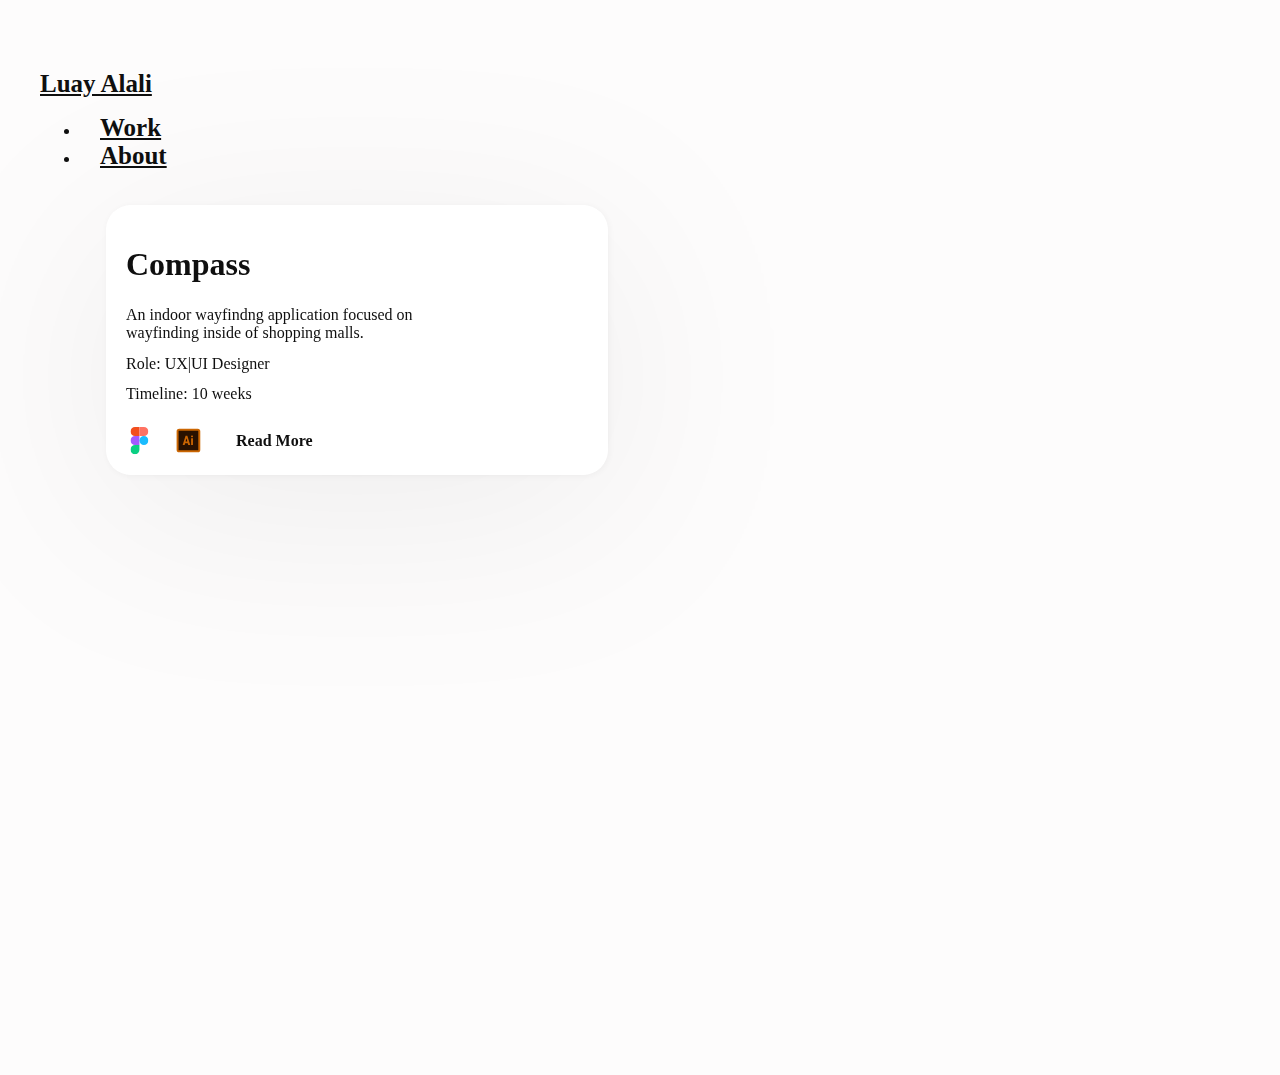
<file: work/index.html>
<!doctype html>
<html>
<head>
<meta charset="UTF-8">
<title>Work</title>
	
	<link href="https://cdn.jsdelivr.net/npm/bootstrap@5.0.0-beta3/dist/css/bootstrap.min.css" rel="stylesheet" integrity="sha384-eOJMYsd53ii+scO/bJGFsiCZc+5NDVN2yr8+0RDqr0Ql0h+rP48ckxlpbzKgwra6" crossorigin="anonymous">
	<link rel="stylesheet" href="work.css">
	<link rel="stylesheet" href="../hamburger.css">
</head>

<body class="wrapper">
	
	<!--	Navigation-->
	
	<nav class="navbar navbar-expand-sm sticky-top">
  <div class="container-fluid">
    <a class="navbar-brand" href="../index.html">Luay Alali</a>
    <!-- <button class="navbar-toggler" type="button" data-bs-toggle="collapse" data-bs-target="#navbarNav" aria-controls="navbarNav" aria-expanded="false" aria-label="Toggle navigation">
      <span class="navbar-toggler-icon" onclick="openNav(), toggleIcon()"></span>
    </button> -->
   

<!--
    <button class="hamburger mobile-nav" type="button"  onclick="openNav(), toggleIcon()">
      <span class="hamburger-box">
        <span class="hamburger-inner " >
      </span>
      </span>
    </button> 
-->
	  

      <ul class="navbar-nav">
        <li class="nav-item">
          <a class="nav-link" aria-current="page" href="#">Work</a>
        </li>
        <li class="nav-item">
          <a class="nav-link" href="#">About</a>
        </li>
     
      </ul>
    
  </div>
</nav>
	
	<div class="card-1">
	
		<div class="text-box">
			<h1 class="text-header">Compass</h1>
			<p class="summary-text">An indoor wayfindng application focused on wayfinding inside of shopping malls. </p>
			
				<div class="timeline-role">
				<span class="role">Role: UX|UI Designer</span>
					<span class="timeline">Timeline: 10 weeks</span>
				</div>
			
				<div class="logo-read">
					<div class="icons">
					<img class="figma" src="../compresspng/Figma.svg" alt="" class="icon-logo">
					<img class="adobe" src="../compresspng/Adobe Illustrator.svg" alt="" class="icon-logo">
						</div>
					<a class="read-more" href="../compass.html"><span>Read More</span></a>
				</div>
		</div>
	</div>
<!--	scripts-->
	<script src="https://cdn.jsdelivr.net/npm/bootstrap@5.0.0-beta3/dist/js/bootstrap.bundle.min.js" integrity="sha384-JEW9xMcG8R+pH31jmWH6WWP0WintQrMb4s7ZOdauHnUtxwoG2vI5DkLtS3qm9Ekf" crossorigin="anonymous"></script>
<script src="../app.js"></script>
	
	
</body>
</html>
</file>
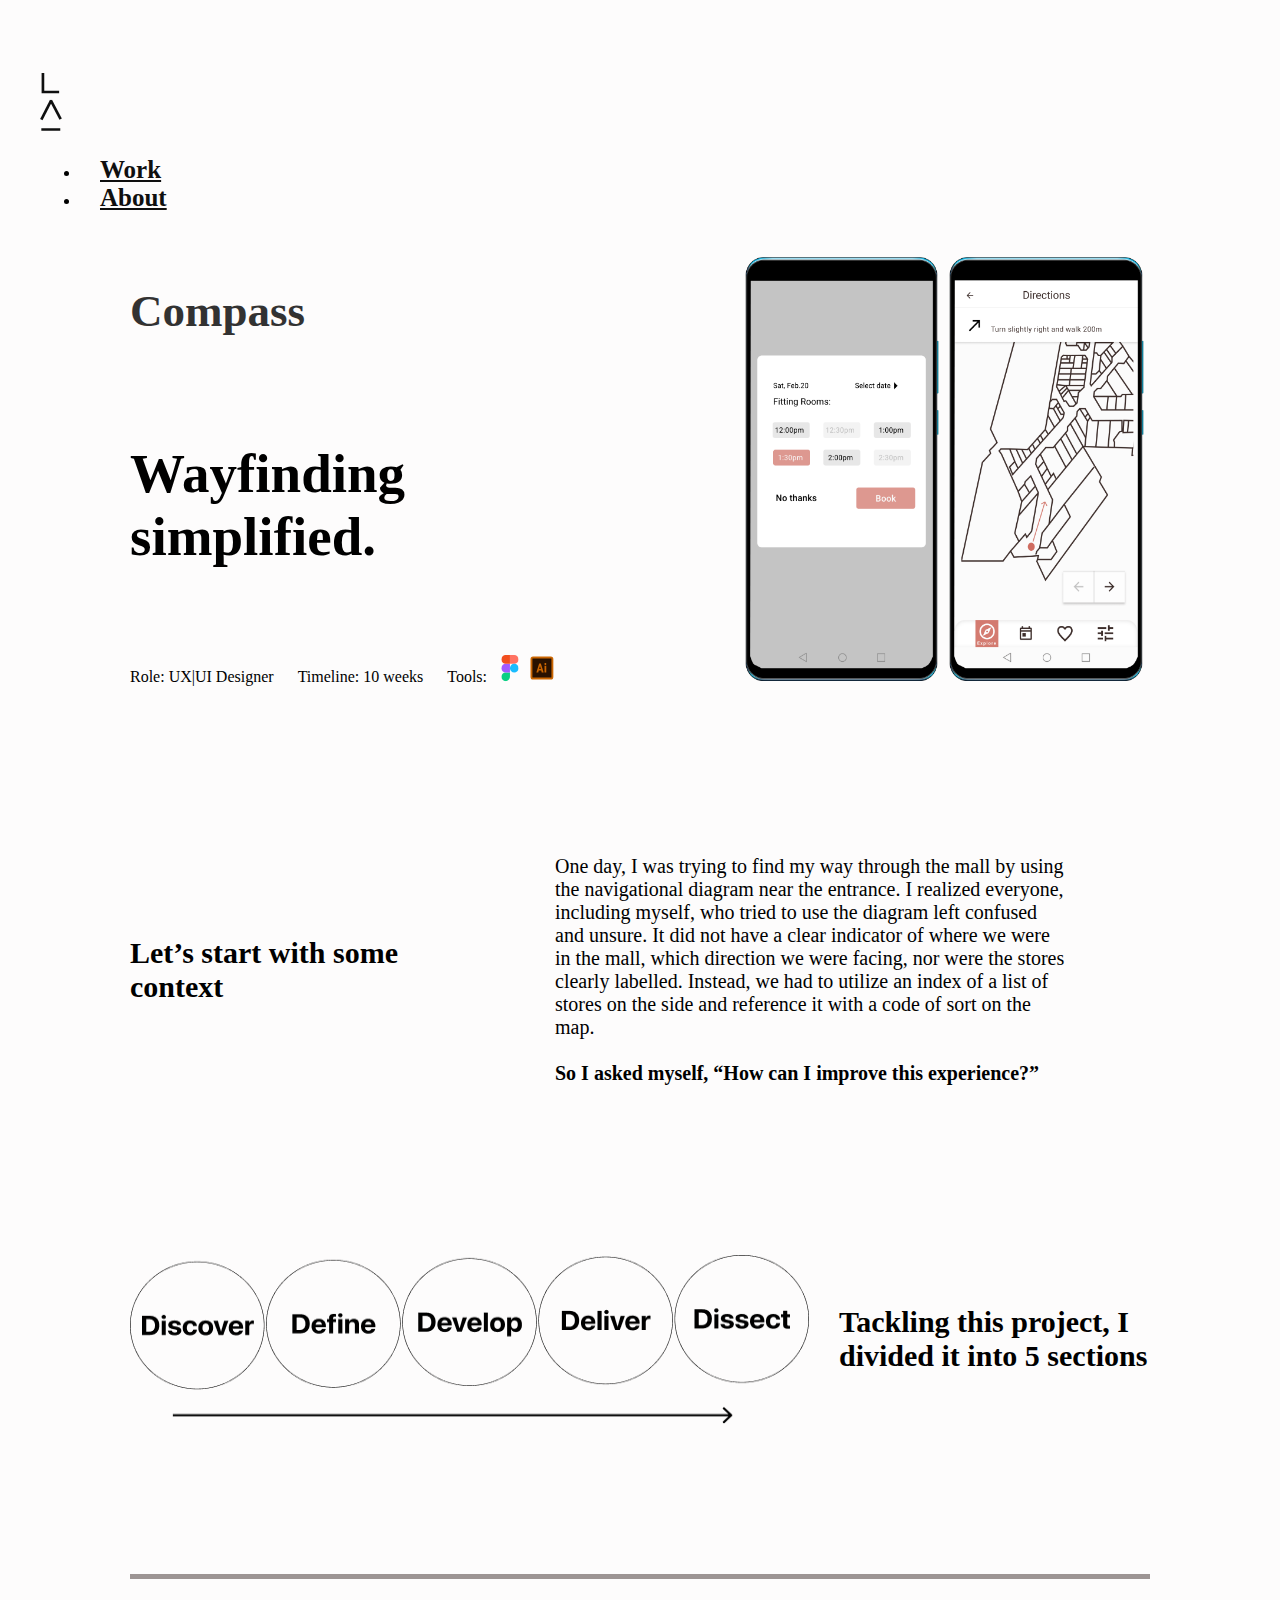
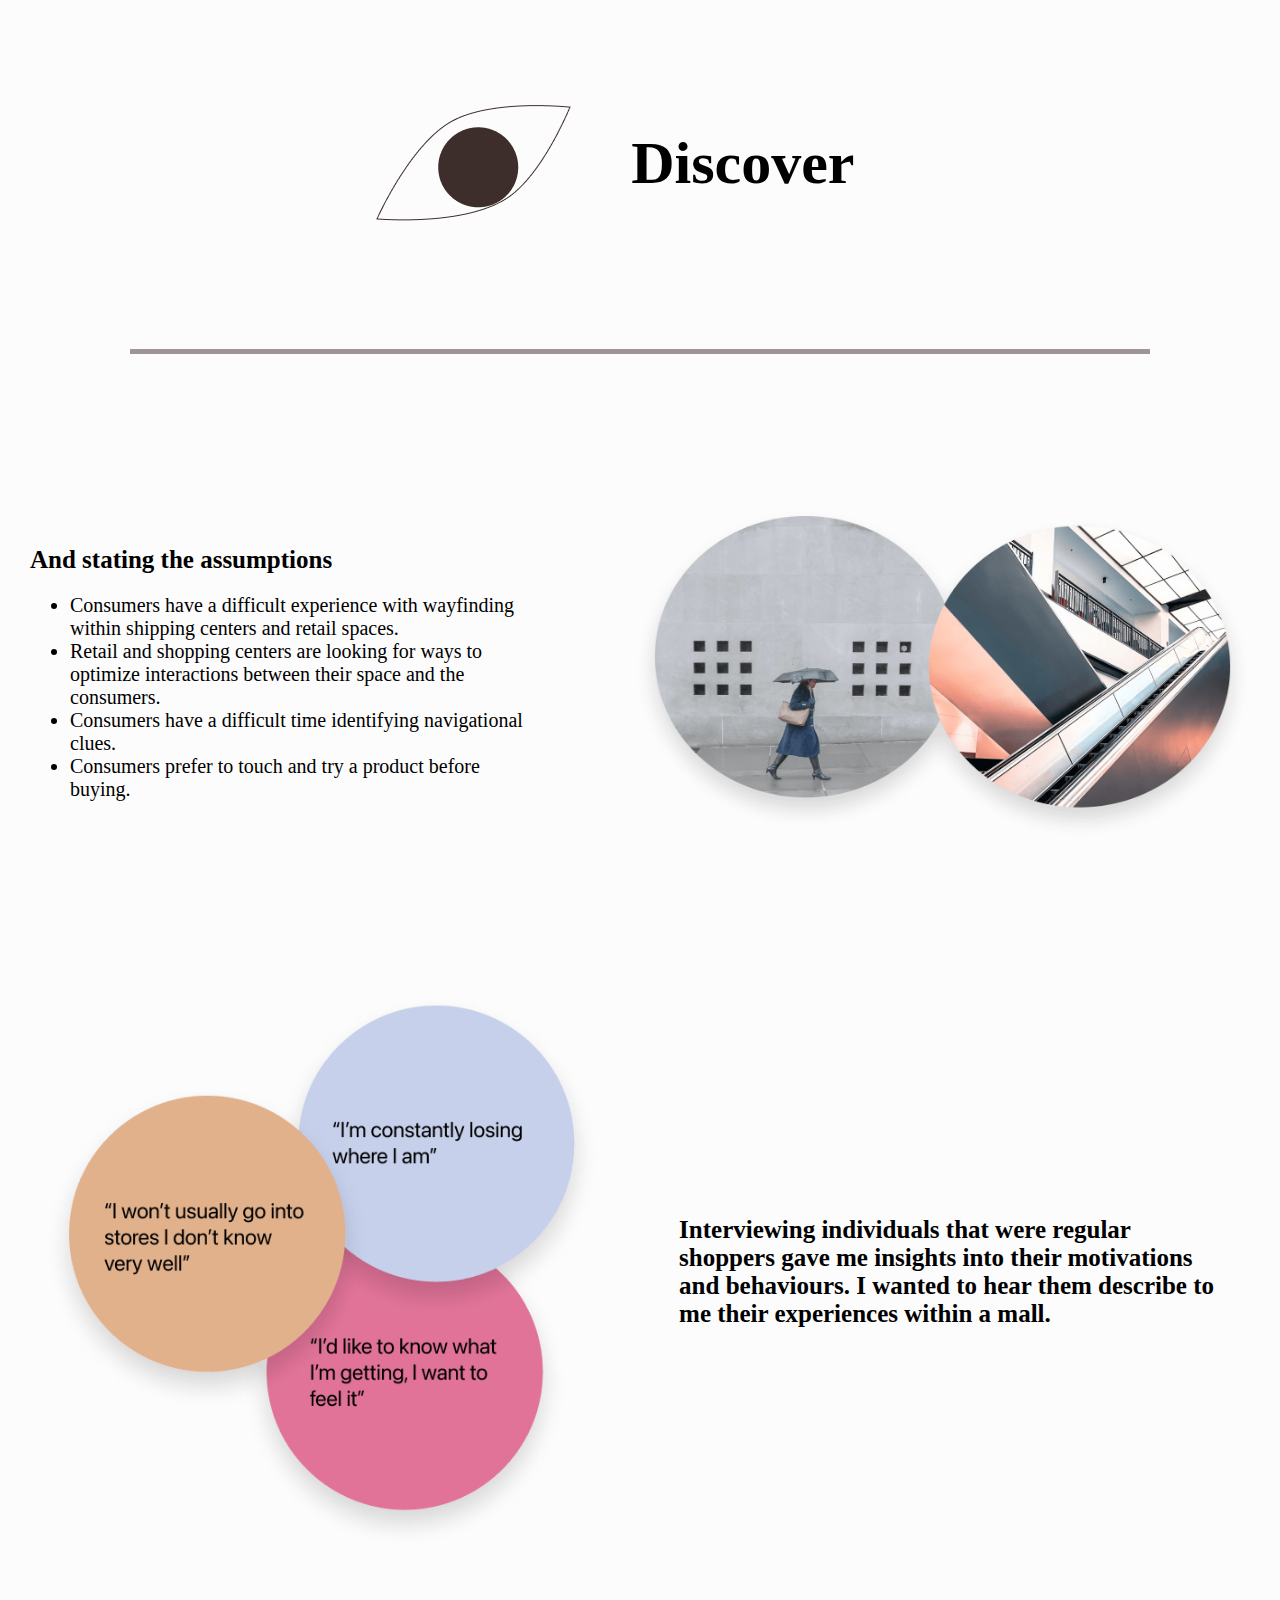
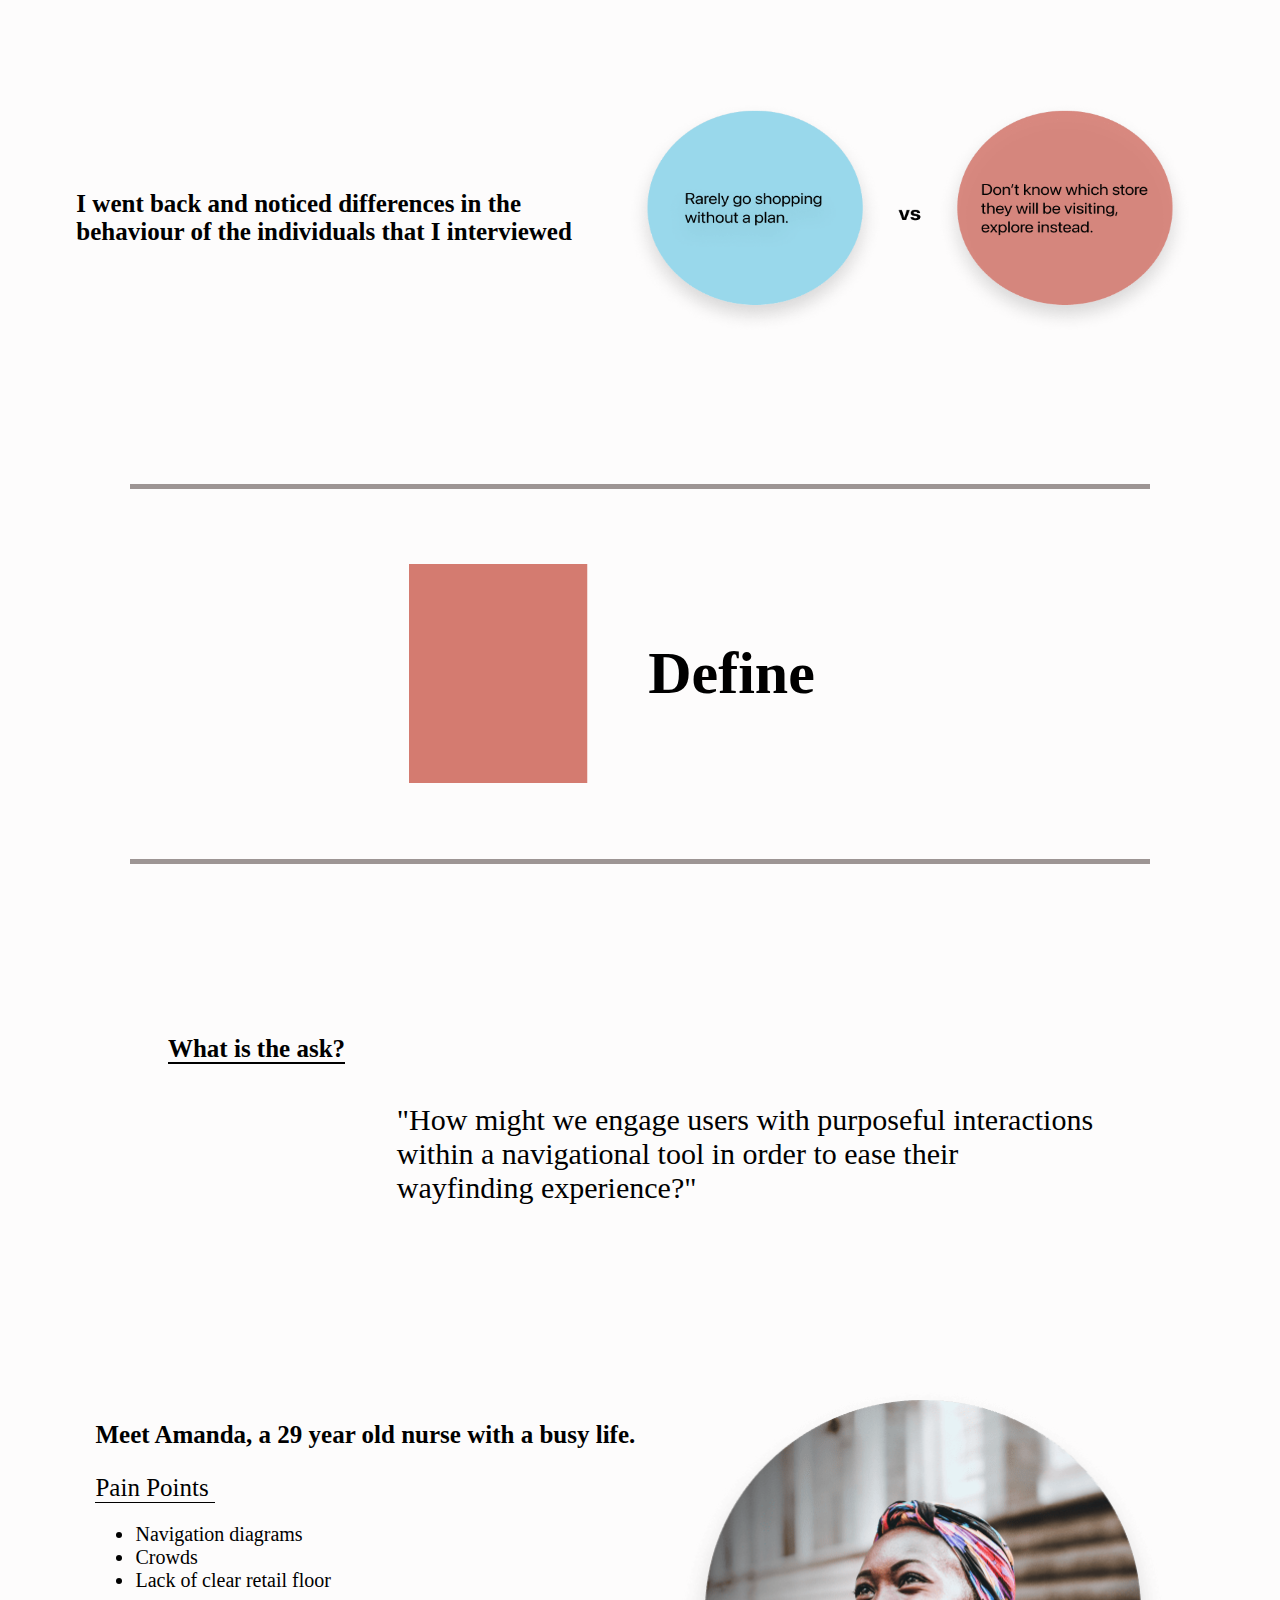
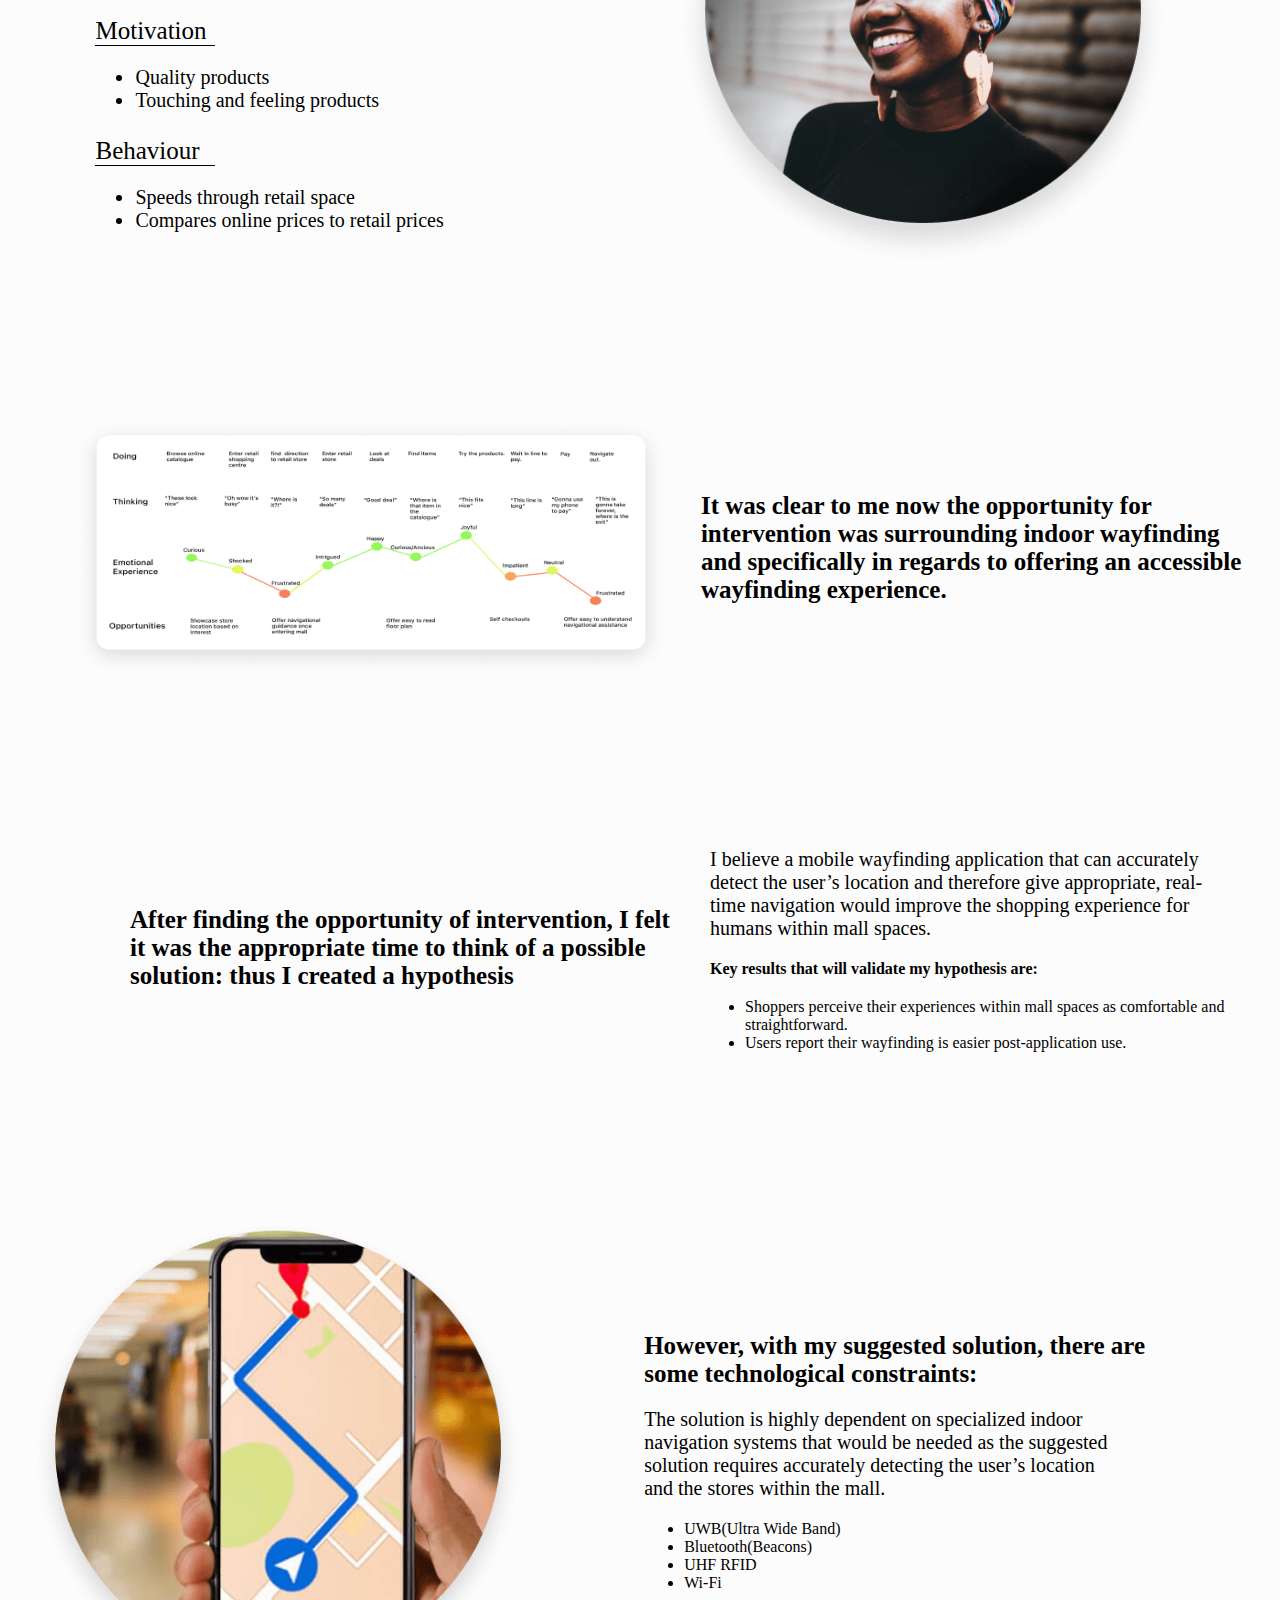
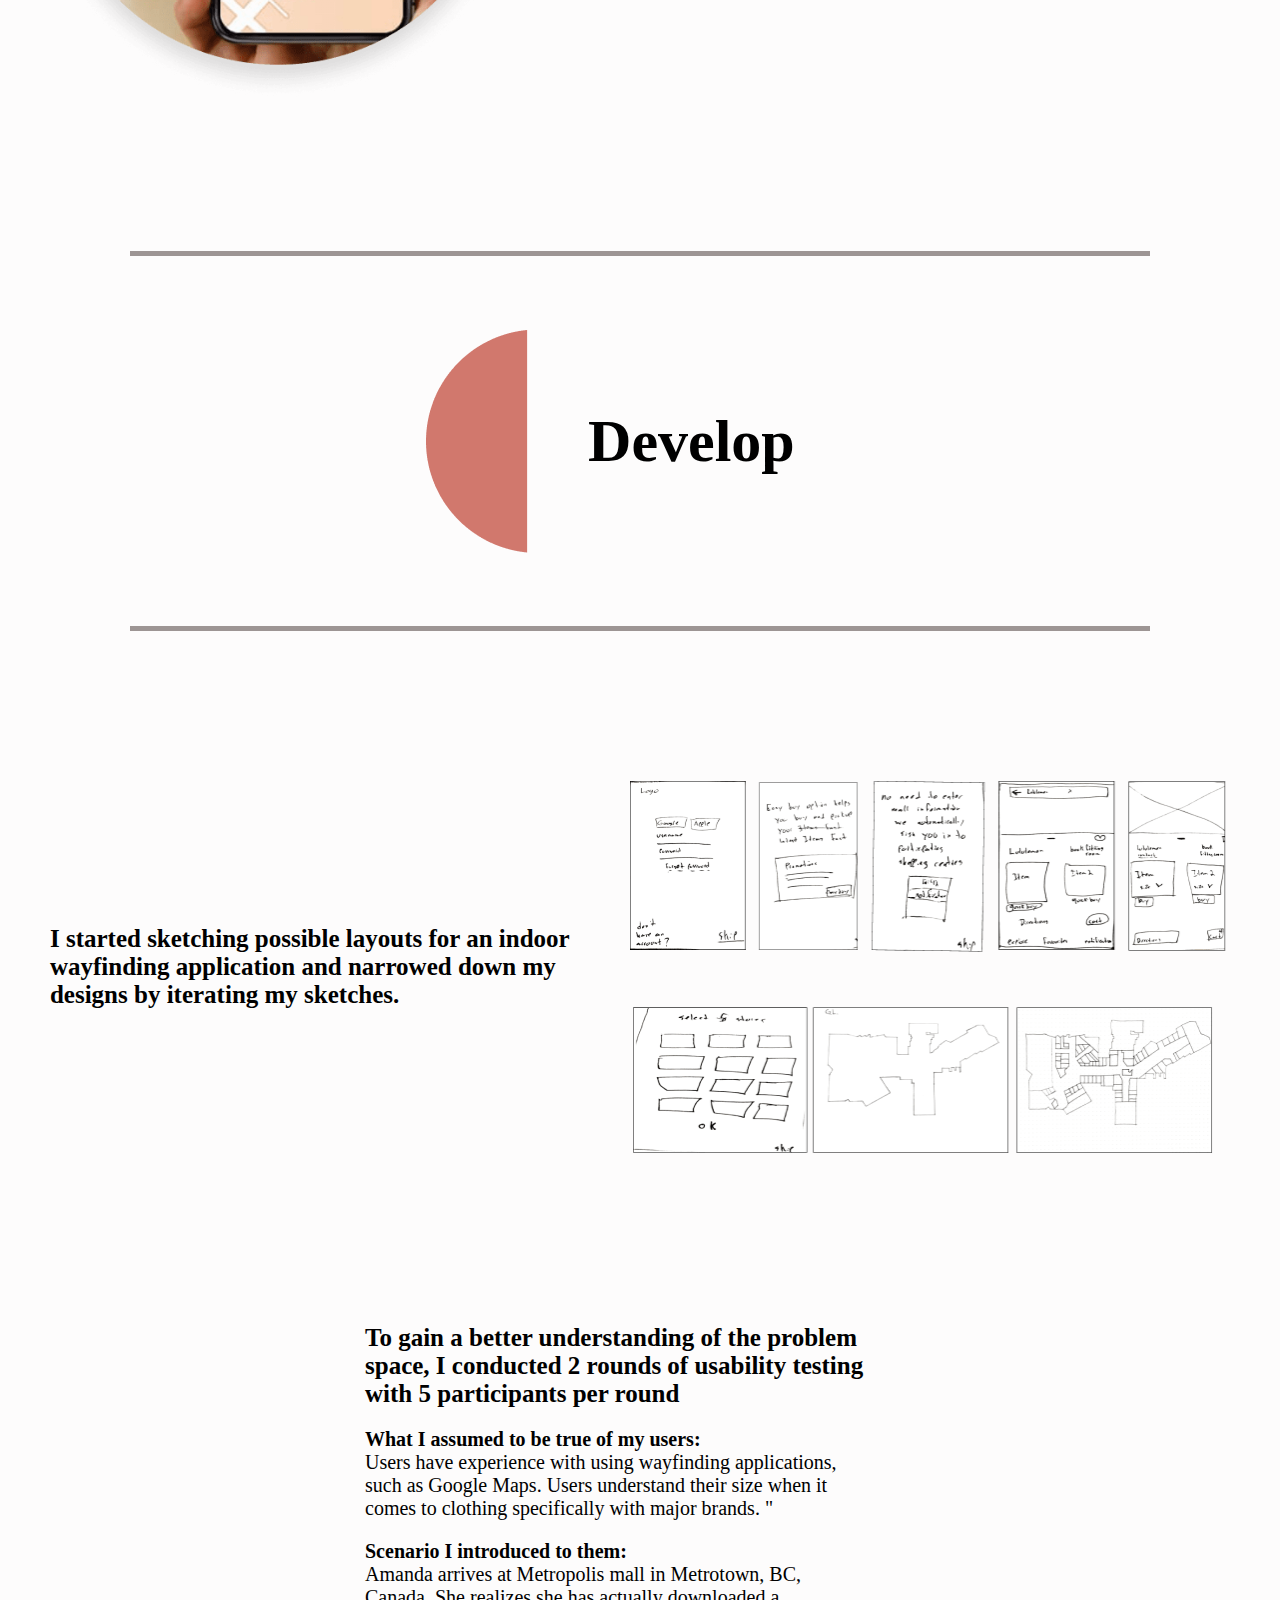
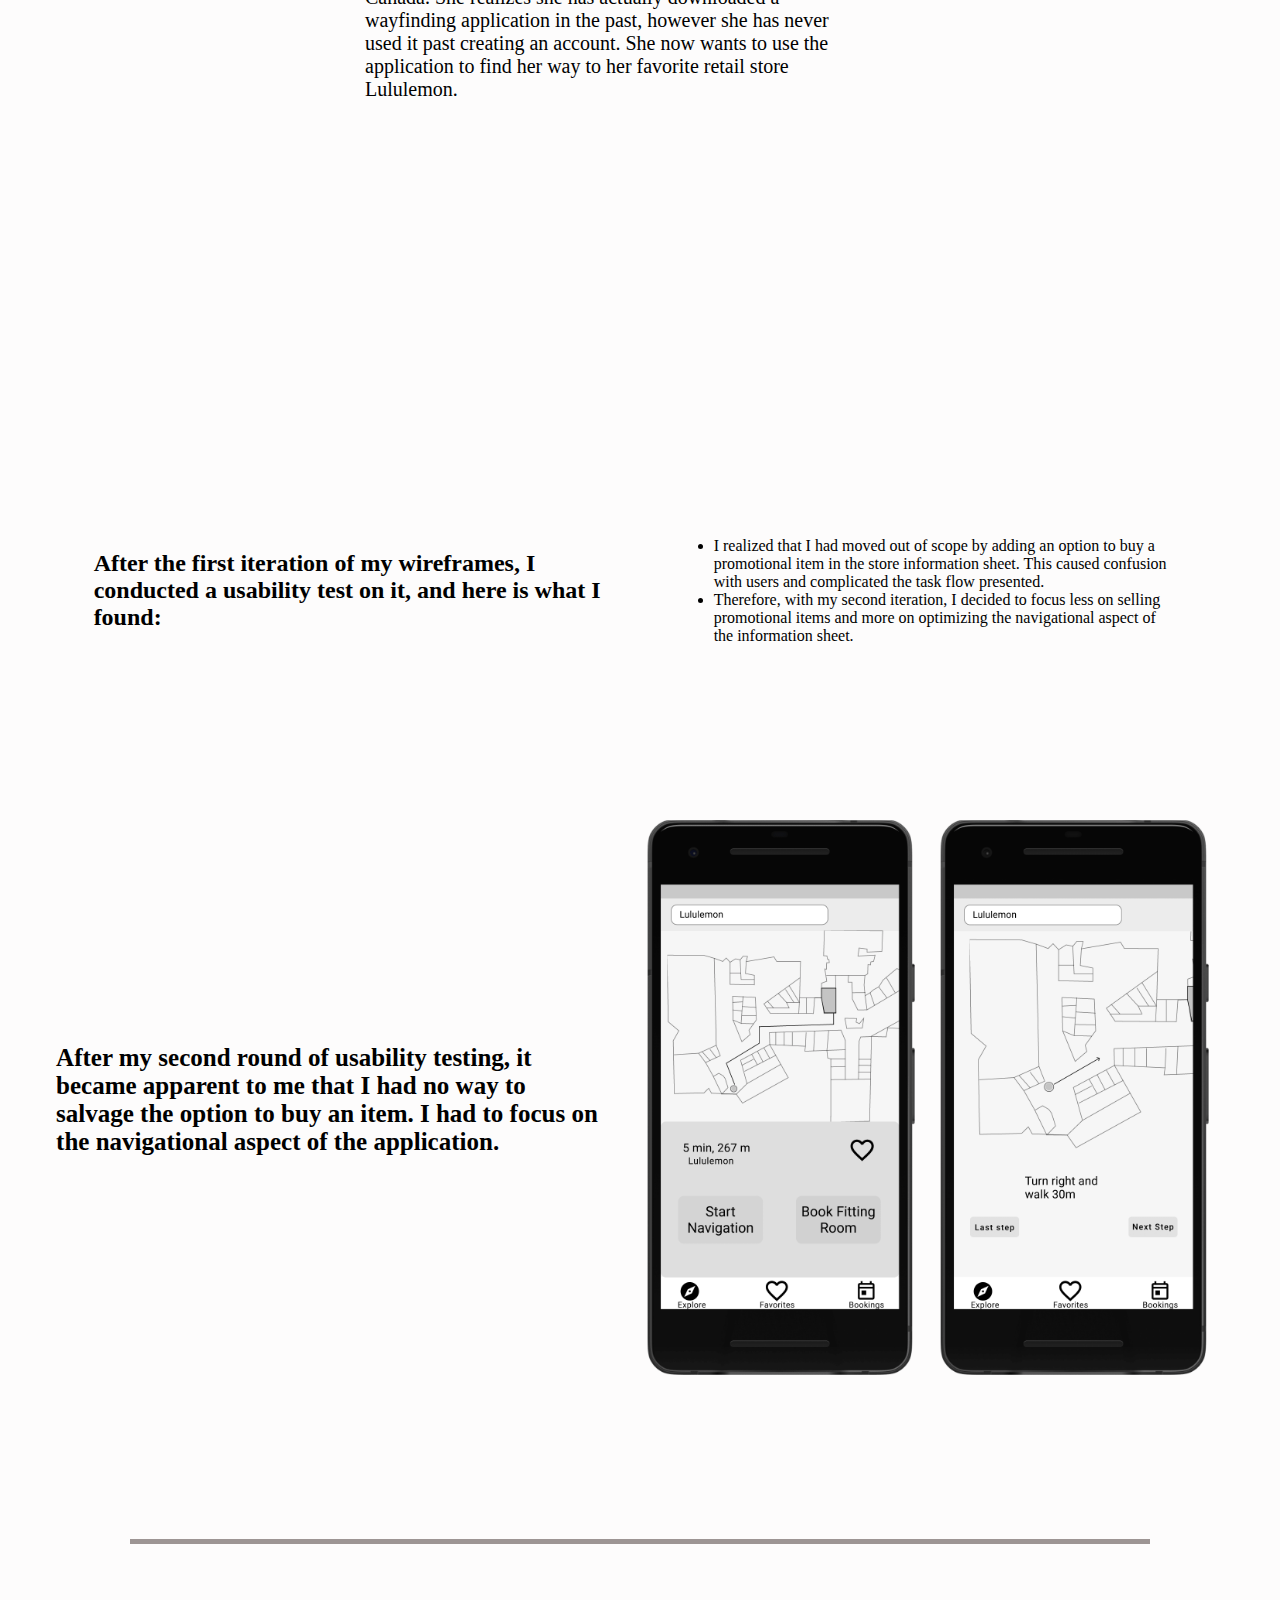
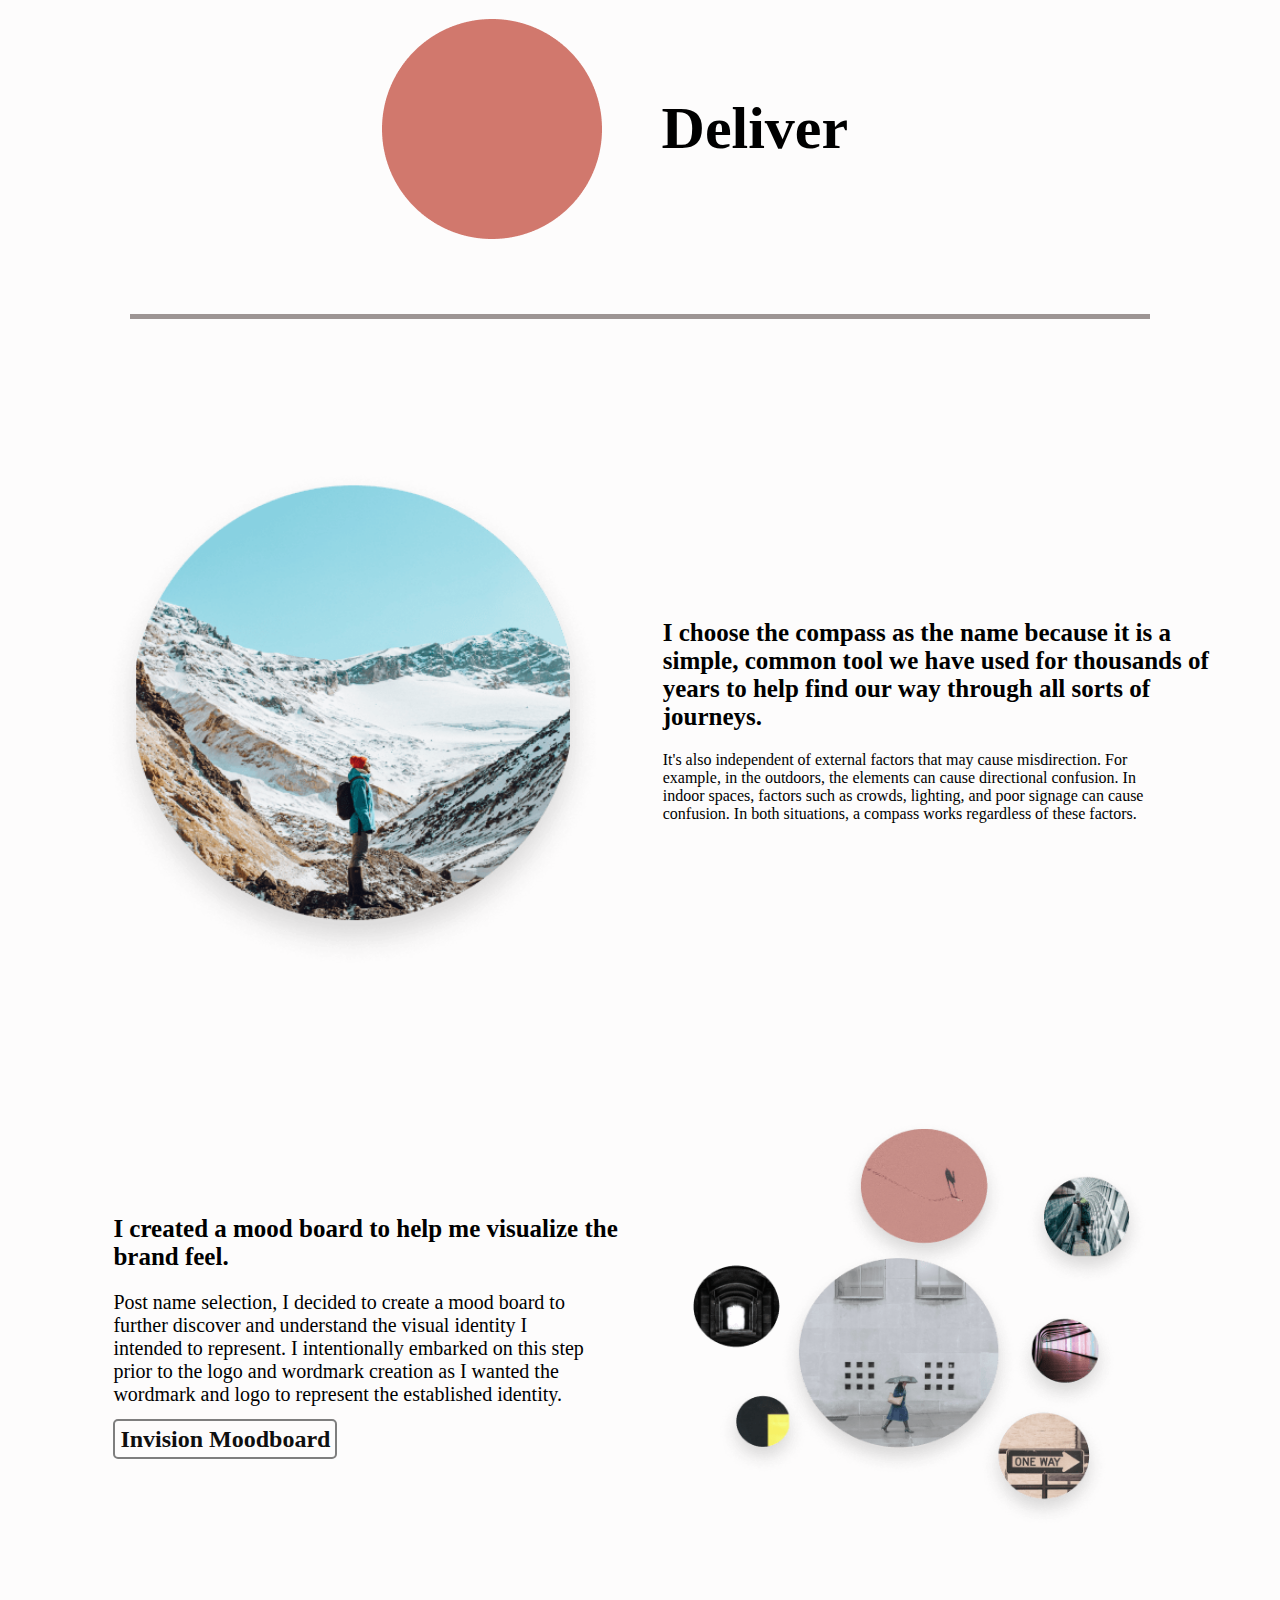
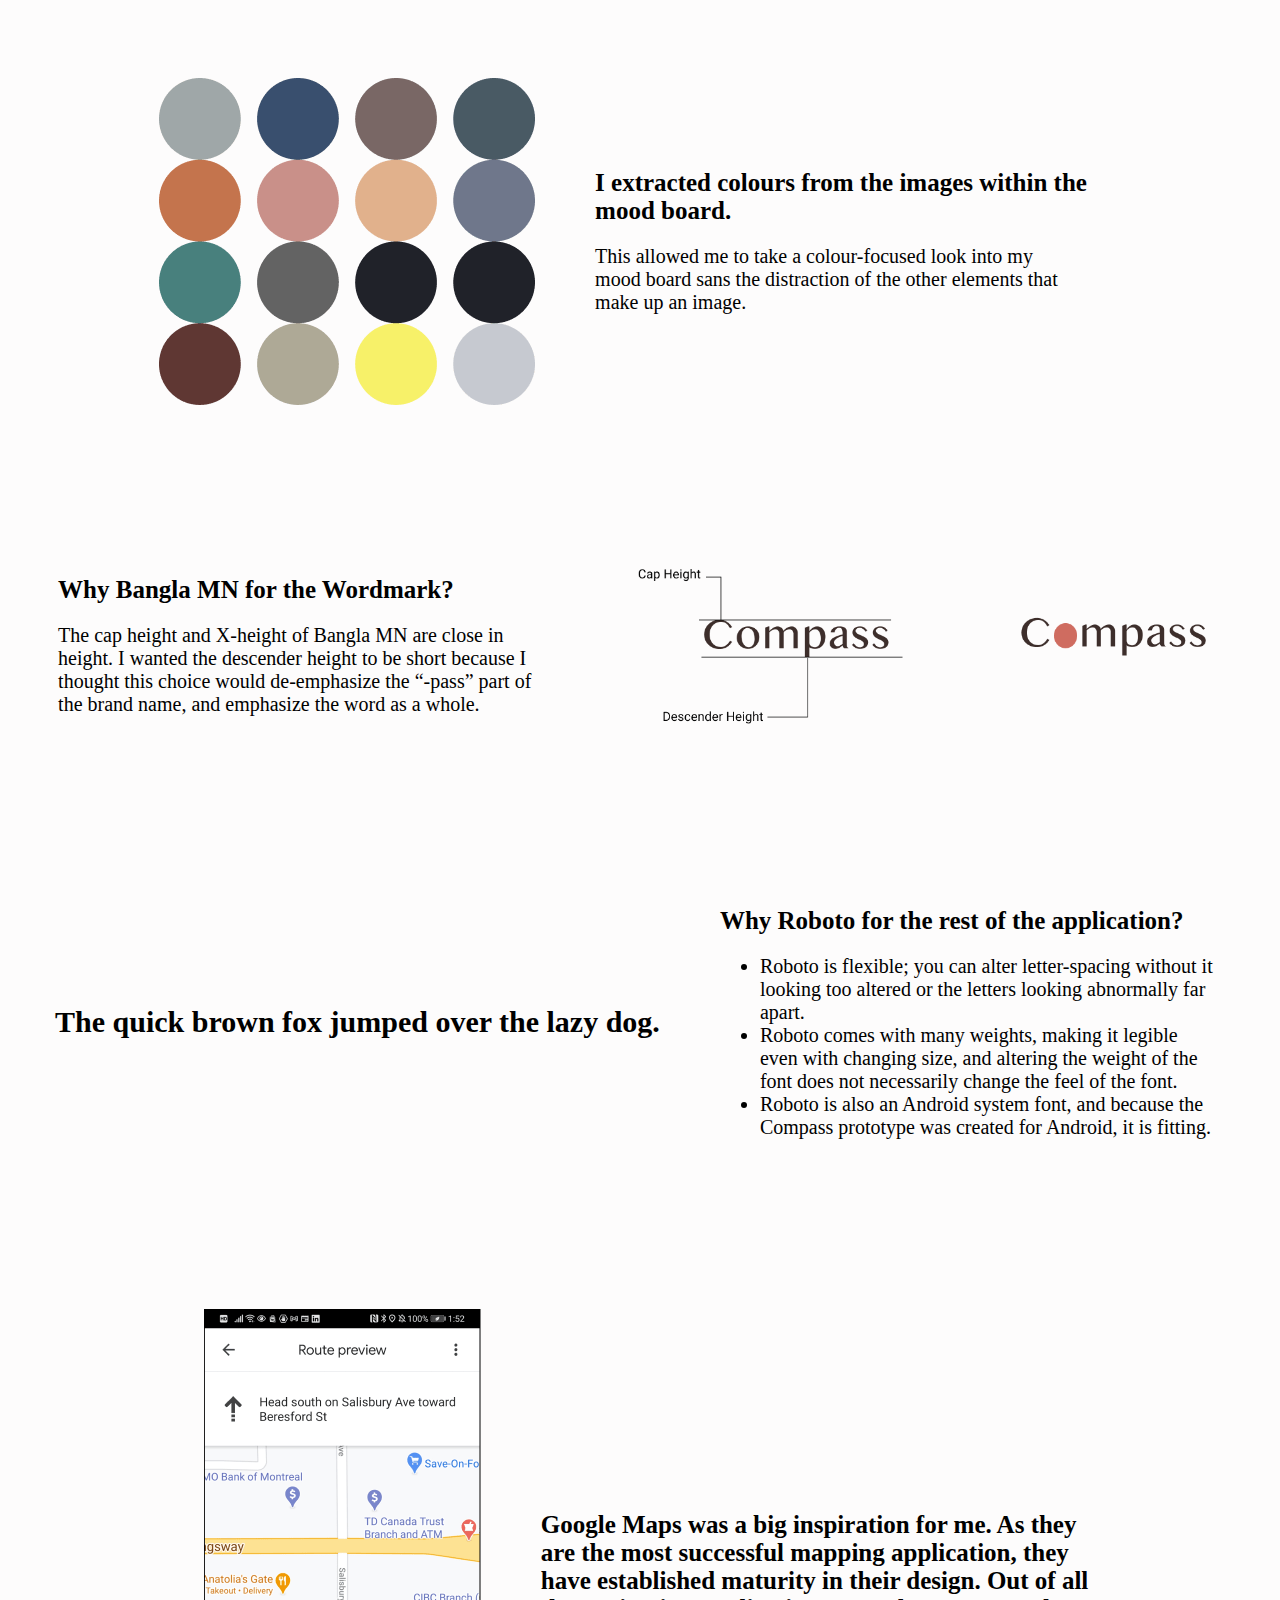
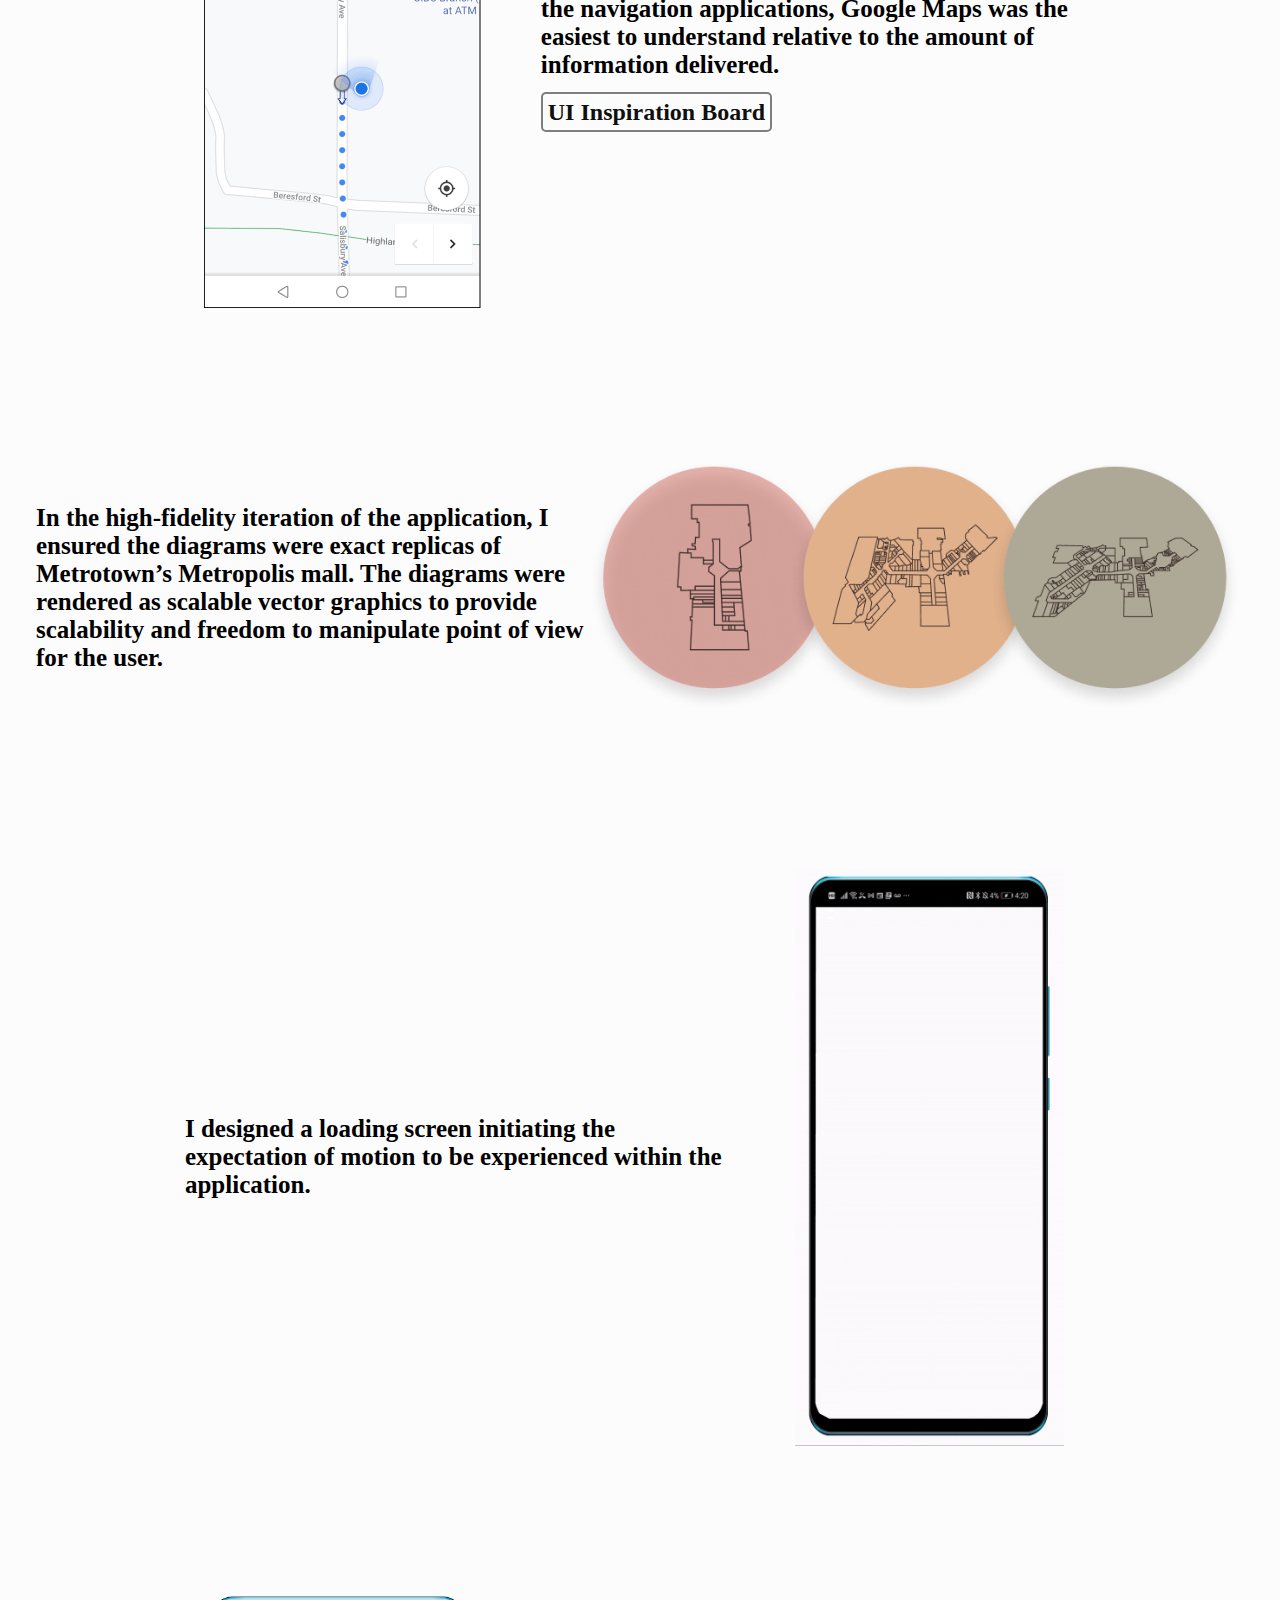
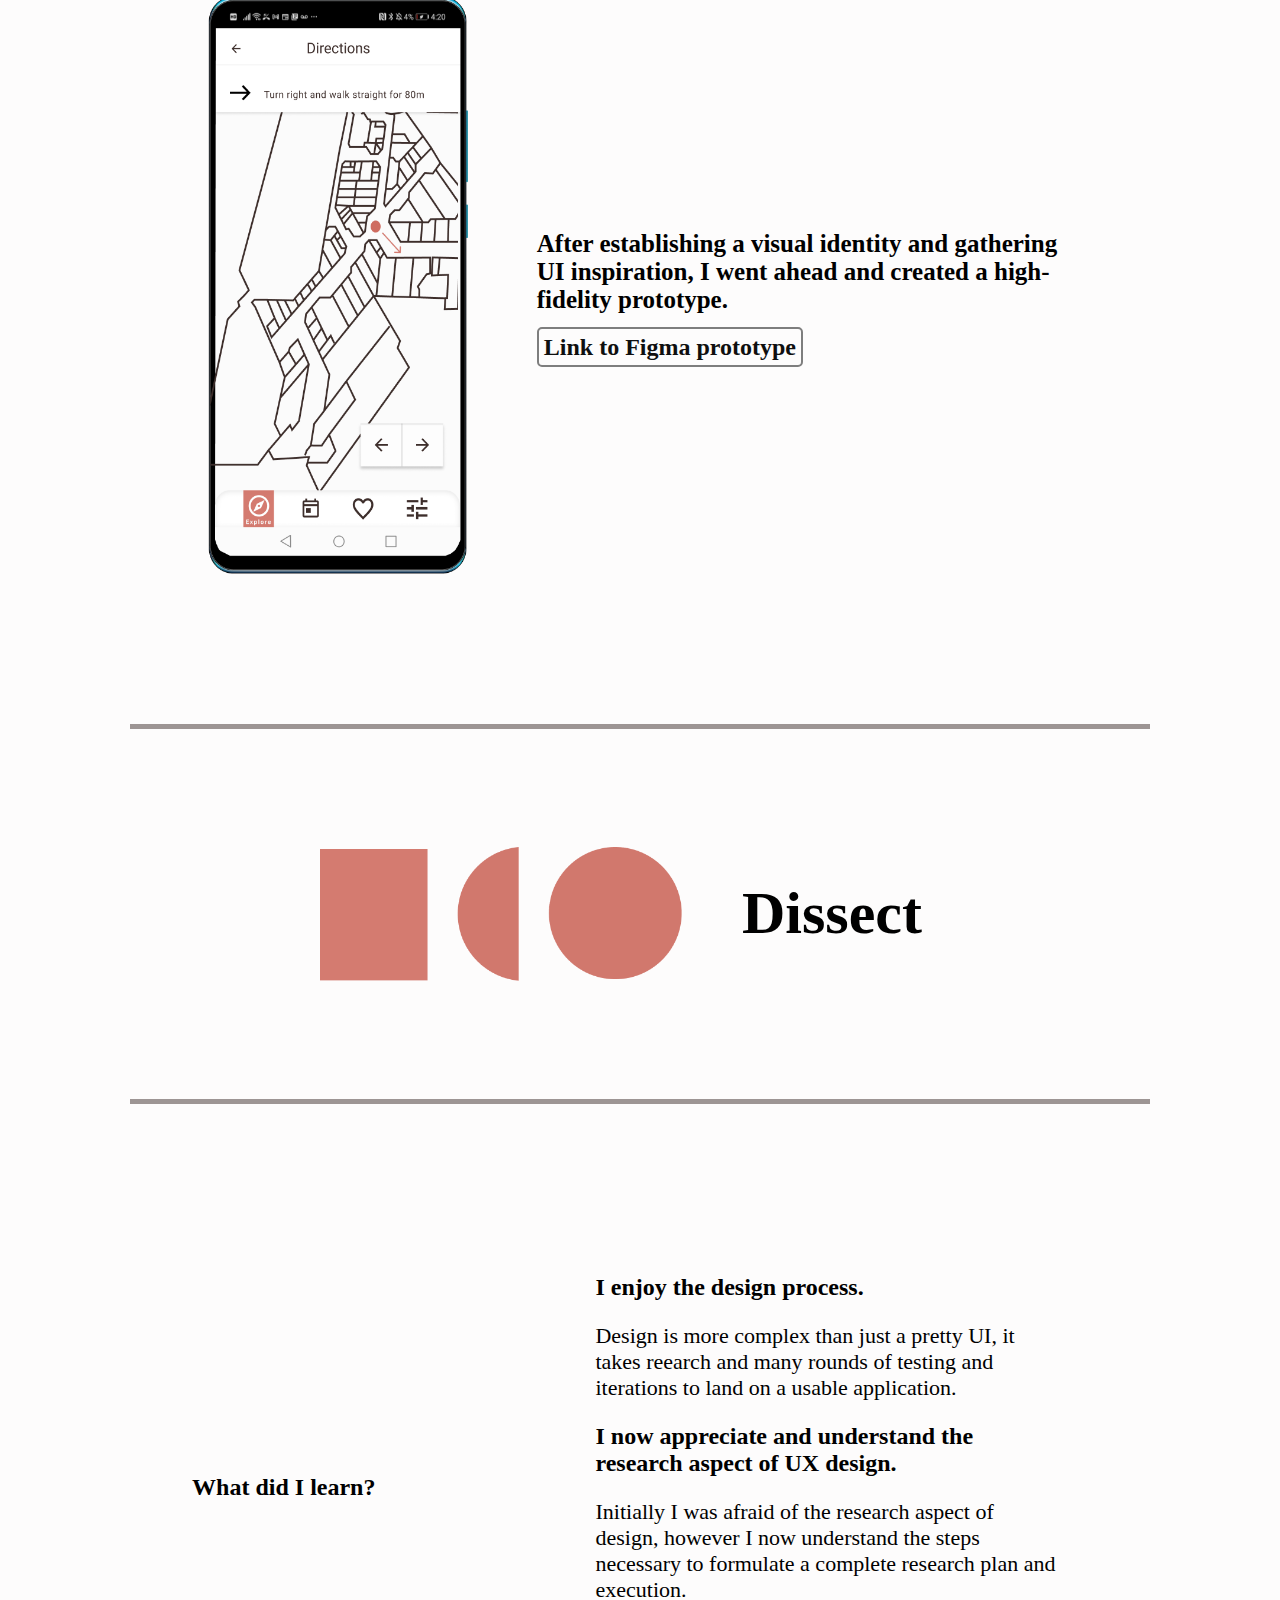
<file: compass.html>
<!doctype html>
<html>
<head>
<meta charset="UTF-8">
	<meta name="viewport" content="width=device-width, initial-scale=1.0">
	<link href="https://cdn.jsdelivr.net/npm/bootstrap@5.0.0-beta3/dist/css/bootstrap.min.css" rel="stylesheet" integrity="sha384-eOJMYsd53ii+scO/bJGFsiCZc+5NDVN2yr8+0RDqr0Ql0h+rP48ckxlpbzKgwra6" crossorigin="anonymous">
	<link rel="preconnect" href="https://fonts.gstatic.com">
	<link rel="preconnect" href="https://fonts.gstatic.com">
	<link href="https://fonts.googleapis.com/css2?family=Roboto:wght@400;700&display=swap" rel="stylesheet">
<link rel="stylesheet" href="compass.css">
	
<title>Luay Alali</title>
</head>
<body class="wrapper">
	
<!--	Navigation-->
	
	<nav class="navbar navbar-expand-sm ">
  <div class="container-fluid">
    <a class="navbar-brand" href="index.html"><svg class="logo-luay" version="1.1" id="Layer_1" xmlns:v="https://vecta.io/nano"
		xmlns="http://www.w3.org/2000/svg" xmlns:xlink="http://www.w3.org/1999/xlink" x="0px" y="0px" viewBox="0 0 33 87"
		style="enable-background:new 0 0 33 87;" xml:space="preserve">
	 <style type="text/css">
	   .logo-luay{fill:none;stroke:#0F0F0F;stroke-width:4;  width: 22px;
		height: 64.2px;transition: ease-in 200ms;}
	   .logo-luay:hover{
		 stroke:#CA574B;
	   }
	 
	 </style>
	 <path class="st0" d="M4.4,0v28.4h24.3 M2,84.6h28.4"/>
	 <path class="st0" d="M2,69.8l14.8-29"/>
	 <path class="st0" d="M31,69.2L16.2,40.8"/>
	
	 </svg></a>
    <!-- <button class="navbar-toggler" type="button" data-bs-toggle="collapse" data-bs-target="#navbarNav" aria-controls="navbarNav" aria-expanded="false" aria-label="Toggle navigation">
      <span class="navbar-toggler-icon" onclick="openNav(), toggleIcon()"></span>
    </button> -->
   

<!--
    <button class="hamburger mobile-nav" type="button"  onclick="openNav(), toggleIcon()">
      <span class="hamburger-box">
        <span class="hamburger-inner " >
      </span>
      </span>
    </button> 
-->
	  

      <ul class="navbar-nav">
        <li class="nav-item">
          <a class="nav-link"  href="work/work.html">Work</a>
        </li>
        <li class="nav-item">
          <a class="nav-link" href="https://www.linkedin.com/in/luay-alali-9286551a2/" target="_blank">About</a>
        </li>
     
      </ul>
    
  </div>
</nav>
	
	<div class="hero">
		<h1 class="compass-wordmark">Compass</h1>
		<h1 class="hero-text">Wayfinding simplified.</h1>
		
	<div class="mockups">
		<img class="mockup-1" src="compresspng/Mockup1-min.png" alt="Mockup 1">
		<img class="mockup-2" src="compresspng/Mockup2-min.png" alt="Mockup 2">
	</div>
		<div class="details">
		<span>Role: UX|UI Designer</span>
		<span>Timeline: 10 weeks</span>
		<span>Tools:</span><img class="logo" src="compresspng/Figma.svg" alt="">
			<img class="logo" src="compresspng/Adobe Illustrator.svg" alt="">
			</div>
	</div>
	
	
	<div class="context">
	<h2 class="context-text">Let’s start with some context</h2>
		<p class="context-desc">One day, I was trying to find my way through the mall by using the navigational diagram near the entrance.  I realized everyone, including myself, who tried to use the diagram left confused and unsure.  It did not have a clear indicator of where we were in the mall, which direction we were facing, nor were the stores clearly labelled.  Instead, we had to utilize an index of a list of stores on the side and reference it with a code of sort on the map.  
<br><br>
<strong>So I asked myself, “How can I improve this experience?”</strong>
</p>
	</div>
  <div class="project-steps">
	<img src="compresspng/Project steps-min.png" alt="" class="steps">
	  <h2 class="step-text">Tackling this project, I divided it into 5 sections</h2>
	</div>
	
	<div class="divider">
		<img class="discover" src="compresspng/Discover.png" alt="Discover Section">
		<h2 class="section-header">Discover</h2>
	
	</div>
	
	
	<div class="containerLeft">
		<div class="tweet-l">
		<h2 class="tweet">And stating the assumptions</h2>
		<ul class="pain-points">
			<li>Consumers have a difficult experience with wayfinding within shipping centers and retail spaces.</li>
			<li>Retail and shopping centers are looking for ways to optimize interactions between their space and the consumers. </li>
			<li>Consumers have a difficult time identifying navigational clues.</li>
			<li>Consumers prefer to touch and try a product before buying.</li>
		</ul>
		</div>
		<img class="assumptions" src="compresspng/Assumptions-min.png" alt="">
	</div>
	<div class="containerRight">
		
		<img class="interviews" src="compresspng/Fillled-min.png"alt="">
		<div class="tweetR">
		<h2 class="tweet ">Interviewing individuals that were regular shoppers gave me insights into their motivations and behaviours. I wanted to hear them describe to me their experiences within a mall. </h2>
		<!-- <p class="pain-points">
			Interviewing individuals that were regular shoppers gave me insights into their motivations and behaviours. I wanted to hear them describe to me their experiences within a mall.
			</p> -->
		</div>
	</div>

	<div class="containerLeft">
		<div class="tweet-l">
		<h2 class="tweet">I went back and noticed differences in the behaviour of the individuals that I interviewed</h2>
	
	</div>
		<img class="differentBehaviours" src="compresspng/different behaviours-min.png" alt="">
		
	</div>
	
	<div class="divider">
		<img class="discover" src="compresspng/Define.png" alt="Define Section">
		<h2 class="section-header">Define</h2>
	
	</div>

	<div class="containerHor ">
		
		<h2 class="tweet hmw-q"><span>What is the ask?</span></h2>
		<p class="hmw">  
			"How might we engage users with purposeful interactions within a navigational tool in order to ease their wayfinding experience?"
		</p>
	
		
	</div>
	<div class="containerLeft">
		<div class="tweet-l">
		<h2 class="tweet">Meet Amanda, a 29 year old nurse with a busy life.</h2>
		<p class="tweetText point">Pain Points</p>
		<ul class="pain-points">
			<li>Navigation diagrams</li>
			<li>Crowds</li>
			<li>Lack of clear retail floor</li>
		</ul>
		<p class="tweetText point">Motivation</p>
		<ul class="pain-points">
			<li>Quality products</li>
			<li>Touching and feeling products</li>

		</ul>
		<p class="tweetText point">Behaviour</p>
		<ul class="pain-points ">
			<li>Speeds through retail space</li>
			<li>Compares online prices to retail prices</li>

		</ul>
		</div>
		<img class="tweetImage2 Amanda" src="compresspng/Amanda-min.png" alt="">
		
	</div>
	
	<div class="containerRight">
		
		<img class="experience-map" src="compresspng/Experience Map 2-min.png" alt="">
		<div class="tweetR">
		<h2 class="tweet ">It was clear to me now the opportunity for intervention was surrounding indoor wayfinding and specifically in regards to offering an accessible wayfinding experience.</h2>
		<!-- <p class="pain-points">It was clear to me now the opportunity for intervention was surrounding indoor wayfinding and specifically in regards to offering an accessible wayfinding experience.
			</p> -->
		</div>
	</div>

	<div class="containerLeft">
		<div class="tweet-l">
		<h2 class="tweet">After finding the opportunity of intervention, I felt it was the appropriate time to think of a possible solution: thus I created a hypothesis</h2>
		
		</div>
		<div class="hypothesis">
		<p class="hyp-text">
			I believe a mobile wayfinding application that can accurately detect the user’s location and therefore give appropriate, real-time navigation would improve the shopping experience for humans within mall spaces.  
		</p>
		<ul class="hyp-points">
		<strong>Key results that will validate my hypothesis are:</strong>
		<li>Shoppers perceive their experiences within mall spaces as comfortable and straightforward.</li>
		<li>Users report their wayfinding is easier post-application use.</li>
	</ul>
</div>
	</div>

	<div class="containerRight">
		
		 <img class="constraint-image" src="compresspng/Constraints-min.png" alt=""> 
		<div class="tweetR">
		<h2 class="tweet ">However, with my suggested solution, there are some technological constraints:
		</h2>
		
			<p class="pain-points">The solution is highly dependent on specialized indoor navigation systems that would be needed as the suggested solution requires accurately detecting the user’s location and the stores within the mall.</p>
		<ul>
			<li>UWB(Ultra Wide Band)</li>
		<li>Bluetooth(Beacons)</li>
		<li>UHF RFID</li>
		<li>Wi-Fi</li>
		</ul>
		</div>
	</div>

	<div class="divider">
		<img class="discover" src="compresspng/develop-min.png" alt="Develop Section">
		<h2 class="section-header">Develop</h2>
	
	</div>
	<div class="containerLeft">
		<div class="tweet-l">
		<h2 class="tweet">I started sketching possible layouts for an indoor wayfinding application and narrowed down my designs by iterating my sketches.</h2>
		
		<!-- <ul class="pain-points">
			<li>I started sketching possible layouts for an indoor wayfinding application and narrowed down my designs by iterating my sketches.
			</li>
			<li>	I also decided that I would tackle creating a diagram of a local mall, Metropolis at Metrotown, focusing on the ground level diagram.</li>
		</ul> -->
		
		</div>
		 <img class="sketches" src="compresspng/sketches-min.png" alt=""> 
	</div>


	<div class="containerHor extendedH  usability-testing">
		<div class="tweetH">
		<h2 class="tweet usability-header">To gain a better understanding of the problem space, I conducted 2 rounds of usability testing with 5 participants per round</h2>
		<p class="pain-points">  
			<strong>What I assumed to be true of my users:</strong> 
<br>
Users have experience with using wayfinding applications, such as Google Maps.

Users understand their size when it comes to clothing specifically with major brands. "
		</p>
		<p class="pain-points"><strong>Scenario I introduced to them:</strong>
<br>
			Amanda arrives at Metropolis mall in Metrotown, BC, Canada. She realizes she has actually downloaded a wayfinding application in the past, however she has never used it past creating an account. She now wants to use the application to find her way to her favorite retail store Lululemon. </p>
	</div>
	<!-- <img class="tweetImage2" src="../../../assets/compresspng/Assumptions-min.png" alt=""> -->
	</div>


	<div class="containerRight">
		<h2 class="first-iteration">After the first iteration of my wireframes, I conducted a usability test on it, and here is what I found:
		</h2>	
		
	   <div class="tweetR">
	  	  <ul>
		   <li>I realized that I had moved out of scope by adding an option to buy a promotional item in the store information sheet. This caused confusion with users and complicated the task flow  presented.</li>
	   <li>Therefore, with my second iteration, I decided to focus less on selling promotional items and  more on optimizing the navigational aspect of the information sheet.</li>
	
	   </ul>
	   </div>
   </div>

<div class="containerLeft">
<div class="tweet-l ">
	<h2 class="tweet">After my second round of usability testing, it became apparent to me that I had no way to salvage the option to buy an item. I had to focus on the navigational aspect of the application. </h2>
	
</div>
	<div class="mid-fidelity"> 
		<img class="mid-fid-1" src="compresspng/mid-fid_1-min.png" alt="">
		<img class="mid-fid-2" src="compresspng/mid-fid_2-min.png" alt="">
	</div>
</div>
	
	<div class="divider">
		<img class="discover" src="compresspng/deliver.png" alt="Deliver Section">
		<h2 class="section-header">Deliver</h2>
	
	</div>
<!--
<div class="containerRight">
	<div class="tweetR">
		<h2 class="tweet">The final task flow asked of subjects to complete</h2>

	</div>
	<img src="../../../../Downloads/compresspng/" alt="">
</div>
-->


	

		<div class="containerRight">
			
				<img class="compass" src="compresspng/CompassNameInspiration-min.png" alt="">
			<div class="tweetR compass-text">
				<h2 class="tweet">I choose the compass as the name because it is a simple, common tool we have used for thousands of years to help find our way through all sorts of journeys.</h2>
				<p class="pain-points"></p>It's also independent of external factors that may cause misdirection. For example, in the outdoors, the elements can cause directional confusion. In indoor spaces, factors such as crowds, lighting, and poor signage can cause confusion. In both situations, a compass works regardless of these factors.</p>
			</div>
			
		</div>	
		
		<div class="containerLeft">
			<div class="tweet-l">
				<h2 class="tweet">I created a mood board to help me visualize the brand feel.</h2>
				<p class="pain-points">Post name selection, I decided to create a mood board to further discover and understand the visual identity I intended to represent. I intentionally embarked on this step prior to the logo and wordmark creation as I wanted the wordmark and logo to represent the established identity. 
				</p>
				<a class="inspiration-link" href="https://projects.invisionapp.com/d/main?origin=v7#/projects/boards/6802181" target="_blank"><span class="inspiration">Invision Moodboard</span></a>
			</div>
			<img class="moodboard" src="compresspng/Moodboard-min.png" alt="">
			</div>

			<div class="containerRight">
				<img class="moodboard-extraction" src="compresspng/Moodboard Extraction-min.png" alt="">
				<div class="tweetR">
					<h2 class="tweet">I extracted colours from the images within the mood board.</h2>
					<p class="pain-points">This allowed me to take a colour-focused look into my mood board sans the distraction of the other elements that make up an image.</p>
				</div>
				
			</div>

	

				

				<div class="containerLeft">
					<div class="tweet-l">
					<h2 class="tweet">Why Bangla MN for the Wordmark?</h2>
					<p class="pain-points">The cap height and X-height of Bangla MN are close in height. I wanted the descender height to be short because I thought this choice would de-emphasize the “-pass” part of the brand name, and emphasize the word as a whole.</p>
					</div>
					<img class="wordmark" src="compresspng/Wordmark-min.png" alt="">
	</div>
<!--
					
					<div class="containerHor extendedH">
					<div class="tweetH">
					<h2 class="tweet">Post- typography inspiration, I laid out the typefaces that could be used within the application and the wordmark while exhibiting the desired traits of elegant yet simple.</h2>
					
					 <img class="tweetImage2" src="../../../assets/compresspng/Assumptions-min.png" alt=""> 
				</div>
-->

				<div class="containerRight">
					<div class="tweetR">
						<h2 class="tweet ">Why Roboto for the rest of the application? </h2>
						<ul class="pain-points">
							<li>Roboto is flexible; you can alter letter-spacing without it looking too altered or the letters looking abnormally far apart. </li>
							<li>Roboto comes with many weights, making it legible even with changing size, and altering the weight of the font does not necessarily change the feel of the font.</li>
							<li>Roboto is also an Android system font, and because the Compass prototype was created for Android, it is fitting.</li>
						</ul>
					
					</div>
					<p class="pangram">The quick brown fox jumped over the lazy dog.</p>
					</div>

						<div class="containerRight">
				<img class="google-ui" src="compresspng/GoogleUi-min.png" alt="">
				<div class="tweetR ui-text">
					<h2 class="tweet">Google Maps was a big inspiration for me. As they are the most successful mapping application, they have established maturity in their design. Out of all the navigation applications, Google Maps was the easiest to understand relative to the amount of information delivered.</h2>
					<a class="inspiration-link"href="https://projects.invisionapp.com/d/main?origin=v7#/projects/boards/6803063" target="_blank"><span class="inspiration">UI Inspiration Board</span></a>
				</div>
				
			</div>
					
					<div class="containerLeft">
					<div class="tweet-l diagram-text">
						<h2 class="tweet">In the high-fidelity iteration of the application, I ensured the diagrams were exact replicas of Metrotown’s Metropolis mall. The diagrams were rendered as scalable vector graphics to provide scalability and freedom to manipulate point of view for the user. </h2>
						
					
					</div>
						<div class="hf-maps">
					 <img class="diagram" src="compresspng/Lower Level-min.png" alt="">
					 <img class="diagram" src="compresspng/Ground Level-min.png" alt="">
					 <img class="diagram" src="compresspng/Upper Level-min.png" alt="">
						</div>
					</div>
<!--
						
						
-->
					
					<div class="containerLeft">
						<div class="tweet-l">
							<h2 class="tweet">I designed a loading screen initiating the expectation of motion to be experienced within the application. </h2>
						</div>
						<img class="gif" src="compresspng/recording2.gif" width="600" height="1189" alt=""/>
						</div>

						<div class="containerRight">
							<img class="hf-map" src="compresspng/HFMap.png" alt=" A High-Fidelity image of the Compass application prototype.">
							<div class="tweetR">
								<h2 class="tweet">After establishing a visual identity and gathering UI inspiration, I went ahead and created a high-fidelity prototype.</h2>
								<a class="inspiration-link" href="https://www.figma.com/proto/DZ4yIRXdudeEyZf2bA2Az3/Compass?page-id=230%3A0&node-id=632%3A47&viewport=163%2C257%2C0.03958376124501228&scaling=min-zoom"><span class="inspiration" target="_blank">Link to Figma prototype</span></a>
							</div>
							
						</div>

							
	<div class="divider">
		<img class="discover dissect-image" src="compresspng/Dissect-min.png" alt="Deliver Section">
		<h2 class="section-header">Dissect</h2>
	
	</div>


	<div class="containerRight">
		<h2 class="lessons-learned">What did I learn?</h2>
		<div class="tweetR learnings">
			
			<ul class="what-i-learned">
				<h2 class="lesson">I enjoy the design process.</h2>
				<p class="lesson-summ">Design is more complex than just a pretty UI, it takes reearch and many rounds of testing and iterations to land on a usable application.</p>
				<h2 class="lesson">I now appreciate and understand the research aspect of UX design.</h2>
				<p class="lesson-summ">Initially I was afraid of the research aspect of design, however I now understand the steps necessary to formulate a complete research plan and execution.</p>
				<h2 class="lesson">I don’t have all the answers, and it’s ok.</h2>
				<p class="lesson-summ">Who does?</p>
			</ul>
		</div>
		
	</div>

	<div class="containerRight">
		<h2 class="lessons-learned">What's next?</h2>
		<div class="tweetR learnings">
			
			<ul class="what-i-learned">
				<h2 class="lesson">Multiple fitting room bookings.</h2>
				<p class="lesson-summ">The ability to book multiple fitting rooms would greatly enhance the usability of Compass.</p>
				<h2 class="lesson">Dark theme for application.</h2>
				<p class="lesson-summ">Following current trends a dark theme would be easier on the eyes and save energy.</p>
				<h2 class="lesson">Accessibility considerations.</h2>
				<p class="lesson-summ">Not all users are equally capable, Compass should work for everyone.</p>
				<h2 class="lesson">Multiple store iternary creation. </h2>
				<p class="lesson-summ">Users don’t just navigate to one store but to multiple one’s. Compass should be able to create route involving more than just one store.</p>
			</ul>
		</div>
		
	</div>
	<div class="containerHor">
		<h1 class="thank-you">Thank you for reading.</h1>
		
	</div>
	

	
	
						<!-- <div class="containerHor extendedH">
						  <div class="tweetH">
							<h2 class="tweet">Now I asked myself, how can I take my design to the next level?</h2>
						
						  </div>
						</div> -->
							<script src="https://cdn.jsdelivr.net/npm/bootstrap@5.0.0-beta3/dist/js/bootstrap.bundle.min.js" integrity="sha384-JEW9xMcG8R+pH31jmWH6WWP0WintQrMb4s7ZOdauHnUtxwoG2vI5DkLtS3qm9Ekf" crossorigin="anonymous"></script>
<script src="app.js"></script>
	</body>
	<div class="notice">
		<p>Sorry, the website is currently not mobile friendly... Trust me, I'm working on it.</p>
	  </div> 
</html>
</file>
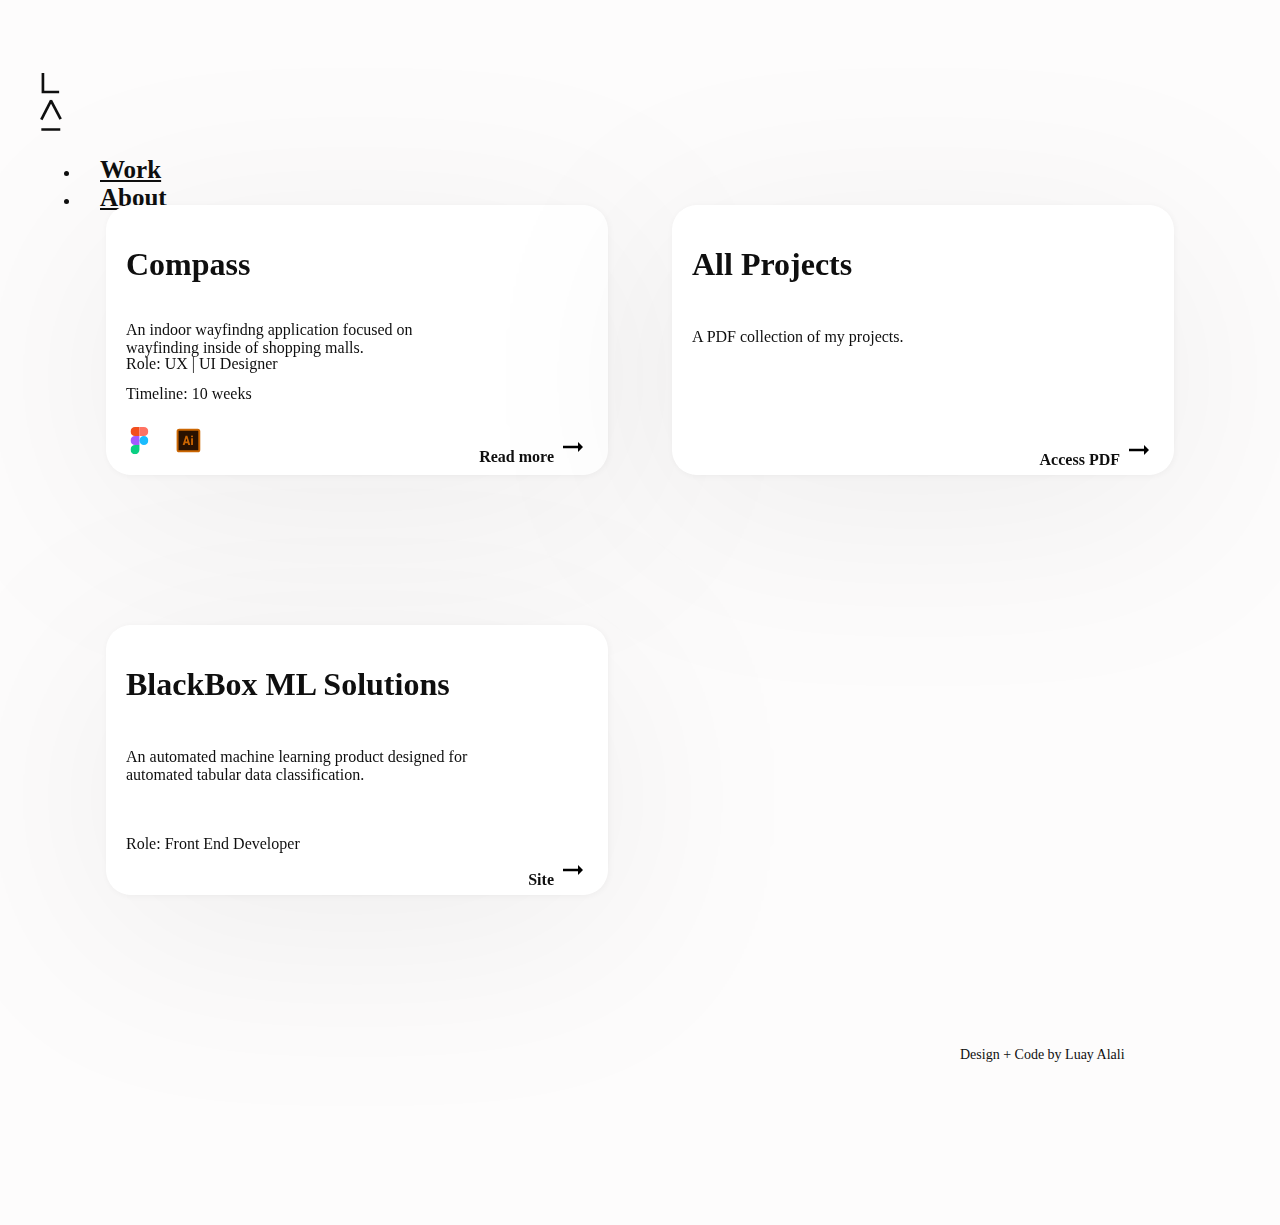
<file: work/work.html>
<!doctype html>
<html>
<head>
<meta charset="UTF-8">
<title>Work</title>

	<link href="https://cdn.jsdelivr.net/npm/bootstrap@5.0.0-beta3/dist/css/bootstrap.min.css" rel="stylesheet" integrity="sha384-eOJMYsd53ii+scO/bJGFsiCZc+5NDVN2yr8+0RDqr0Ql0h+rP48ckxlpbzKgwra6" crossorigin="anonymous">
	<link rel="stylesheet" href="work.css">
	<link rel="stylesheet" href="../hamburger.css">
	

</head>

<body class="wrapper">
	
	<!--	Navigation-->
	
	<nav class="navbar navbar-expand-sm sticky-top">
  <div class="container-fluid">
    <a class="navbar-brand" href="../index.html"><svg class="logo-luay" version="1.1" id="Layer_1" xmlns:v="https://vecta.io/nano"
		xmlns="http://www.w3.org/2000/svg" xmlns:xlink="http://www.w3.org/1999/xlink" x="0px" y="0px" viewBox="0 0 33 87"
		style="enable-background:new 0 0 33 87;" xml:space="preserve">
	 <style type="text/css">
	   .logo-luay{fill:none;stroke:#0F0F0F;stroke-width:4;  width: 22px;
		height: 64.2px;transition: ease-in 200ms;}
	   .logo-luay:hover{
		 stroke:#CA574B;
	   }
	 
	 </style>
	 <path class=".logo-luay" d="M4.4,0v28.4h24.3 M2,84.6h28.4"/>
	 <path class=".logo-luay" d="M2,69.8l14.8-29"/>
	 <path class=".logo-luay" d="M31,69.2L16.2,40.8"/>
	
	 </svg></a>
    <!-- <button class="navbar-toggler" type="button" data-bs-toggle="collapse" data-bs-target="#navbarNav" aria-controls="navbarNav" aria-expanded="false" aria-label="Toggle navigation">
      <span class="navbar-toggler-icon" onclick="openNav(), toggleIcon()"></span>
    </button> -->
   

<!--
    <button class="hamburger mobile-nav" type="button"  onclick="openNav(), toggleIcon()">
      <span class="hamburger-box">
        <span class="hamburger-inner " >
      </span>
      </span>
    </button> 
-->
	  

      <ul class="navbar-nav">
        <li class="nav-item">
          <a class="nav-link" aria-current="page" href="#">Work</a>
        </li>
        <li class="nav-item">
          <a class="nav-link" href="https://www.linkedin.com/in/luay-alali-9286551a2/" target="_blank">About</a>
        </li>
     
      </ul>
    
  </div>
</nav>
	<a class="cards" href="../compass.html">
	<div class="card-1">
	
		<div class="text-box">
			<h1 class="text-header">Compass</h1>
			<p class="summary-text">An indoor wayfindng application focused on wayfinding inside of shopping malls. </p>
			
				<a class="timeline-role" href="../compass.html">
				<span class="role">Role: UX | UI Designer</span>
					<span class="timeline">Timeline: 10 weeks</span>
				</a>
				
				<a class="logo-read" href="../compass.html">
					<div class="icons">
					<img class="figma" src="../compresspng/Figma.svg" alt="" class="icon-logo">
					<img class="adobe" src="../compresspng/Adobe Illustrator.svg" alt="" class="icon-logo">
						</div>
					<div class="read-more" >
						<span>Read more</span>
					<img src="../compresspng/arrow_right_alt_black_24dp (1).svg" alt="">

			
			   
					</div>
				</a>
			</div>
		
		
	</div>
</a>
<a class="cards" href="https://documentcloud.adobe.com/link/track?uri=urn:aaid:scds:US:1f3516cf-fb43-4b29-ac07-dee5b6c16dfa" target="_blank">
	<div class="card-2">
	
		<div class="text-box">
			<h1 class="text-header">All Projects</h1>
			<p class="summary-text summ-2">A PDF collection of my projects. </p>
			
			
				
				<a class="logo-read" href="https://documentcloud.adobe.com/link/track?uri=urn:aaid:scds:US:1f3516cf-fb43-4b29-ac07-dee5b6c16dfal" target="_blank">
					
					<div class="read-more" >
						<span>Access PDF</span>
					<img src="../compresspng/arrow_right_alt_black_24dp (1).svg" alt="">

			
			   
					</div>
				</a>
			</div>
		
		
	</div>
</a>

<a class="cards" href="https://blackboxml.cs.ubc.ca/" target="_blank">
	<div class="card-3">
	
		<div class="text-box">
			<h1 class="text-header">BlackBox ML Solutions</h1>
			<p class="summary-text summ-2">An automated machine learning product designed for automated tabular data classification.</p>
			
			<a class="timeline-role front" href="https://blackboxml.cs.ubc.ca/">
				<span class="role">Role: Front End Developer</span>
					
				</a>
				
				<a class="logo-read" href="" target="_blank">
					
					<div class="read-more" >
						<span>Site</span>
					<img src="../compresspng/arrow_right_alt_black_24dp (1).svg" alt="">
					</div>
				</a>
			</div>
		
		
	</div>
</a>
<div class="footer">
	<span class="footerText">Design + Code by Luay Alali</span>
</div>
<!--	scripts-->
	<script src="https://cdn.jsdelivr.net/npm/bootstrap@5.0.0-beta3/dist/js/bootstrap.bundle.min.js" integrity="sha384-JEW9xMcG8R+pH31jmWH6WWP0WintQrMb4s7ZOdauHnUtxwoG2vI5DkLtS3qm9Ekf" crossorigin="anonymous"></script>
<script src="../app.js"></script>
	
	
</body>
<div class="notice">
	<p>Sorry, the website is currently not mobile friendly... Trust me, I'm working on it.</p>
  </div>  
</html>
</file>
<file: work/work.css>
@charset "UTF-8";
/* CSS Document */

@font-face {
    font-family:'SF Pro Display';
    font-style:normal;
    font-weight:700;
    src:local('☺︎'), url("http://www.apple.com/wss/fonts/SF-Pro-Display/v1/sf-pro-display_bold.woff") format("woff"), url("http://www.apple.com/wss/fonts/SF-Pro-Display/v1/sf-pro-display_bold.ttf") format("truetype");
    /* (C) 2015 Apple Inc. All rights reserved.*/
  }
@font-face {
  font-family:'SF Pro Display 500';
	src:url("http://www.apple.com/wss/fonts/SF-Pro-Display/v1/sf-pro-display_medium.eot");
}

@font-face {
  font-family:'SF Pro Display';
  font-style:normal;
  font-weight:300;
  src:local('☺︎'), url("http://www.apple.com/wss/fonts/SF-Pro-Display/v1/sf-pro-display_light.woff") format("woff"), url("http://www.apple.com/wss/fonts/SF-Pro-Display/v1/sf-pro-display_light.ttf") format("truetype");
  /* (C) 2015 Apple Inc. All rights reserved.*/
}

@font-face {
  font-family:'SF Pro Display';
  font-style:normal;
  font-weight:400;
  src:url("http://www.apple.com/wss/fonts/SF-Pro-Display/v1/sf-pro-display_regular.eot");
  src:local('☺︎'), url("http://www.apple.com/wss/fonts/SF-Pro-Display/v1/sf-pro-display_regular.woff") format("woff"), url("http://www.apple.com/wss/fonts/SF-Pro-Display/v1/sf-pro-display_regular.ttf") format("truetype");
  /* (C) 2015 Apple Inc. All rights reserved.*/
}




.wrapper{
    display: grid;
    grid-template-columns: repeat(12, 1fr);
    grid-template-rows: 55px 1fr 1fr 60px;
	margin: auto;
    row-gap:  150px;
    max-width: 1500px;
	background: #FDFCFC;
	
	color: #0F0F0F;
}

/*navigation*/

.navbar{
    grid-column:  1 / span 12 ;
    /* grid-area: navbar; */
/*
    padding-top: 30px;
    padding-right: 20px;
*/
margin-top: 30px;
	padding: 40px;
	/* background-color: rgba(9, 12, 19, .8); */
}

.navbar-nav{
  margin-left: auto;
	
}
.navbar-brand, .nav-link, .heroCall{
	color:#0F0F0F;
	font-family:'SF Pro Display';
    font-style:normal;
    font-weight:700;
	font-size: 25px;


}
.nav-link:hover, .navbar-brand:hover{

color: #CA574B;

}
.nav-link{
  margin-left: 20px;
}

/*  */
	/* Footer */

  .footerText{
	font-family:'SF Pro Display';
  
	font-weight:500;
	font-size: 14px;
	
  }
  /*  */
.cards{
	text-decoration: none;
	color: #0F0F0F;
	transition:  color 300ms ease-in-out;
	
}
.cards:hover{
	color:#CA574B;
}
.text-box {
	transition:  color 300ms ease-in-out;
}
.text-box:hover{
	cursor: pointer;
	color:#CA574B;
}

.card-1{
/*	height: 630px;*/
	width: 502px;
	background-color: #ffffff;
	border-radius: 25px;
	display: grid;
	grid-template-columns: 1fr;
	grid-template-rows: 1fr 3fr;
	border: transparent;
	filter: drop-shadow(0px 37.8392px 100.905px rgba(0, 0, 0, 0.06));
	grid-column: 1/ span 6;
	
	justify-self: start;
	grid-row: 2/ span 1;
	text-align: start;
	
	box-shadow: 1px 1px 10px 0 rgba(0,0,0,0.05);
	transition: box-shadow 300ms ease-in;
	margin-left:10%;
}
.card-2{
		/* height: 630px; */
		width: 502px;
		background-color: #ffffff;
		border-radius: 25px;
		display: grid;
		grid-template-columns: 1fr;
		grid-template-rows: 1fr 3fr;
		border: transparent;
		filter: drop-shadow(0px 37.8392px 100.905px rgba(0, 0, 0, 0.06));
		grid-column: 1/ span 12;
		grid-column: 7/ span 6;
		justify-self: end;
		grid-row: 2/ span 1;
		text-align: start;
		
		box-shadow: 1px 1px 10px 0 rgba(0,0,0,0.05);
		transition: box-shadow 300ms ease-in;
		margin-right:10%;
	}

	.card-3{
		/*	height: 630px;*/
			width: 502px;
			background-color: #ffffff;
			border-radius: 25px;
			display: grid;
			grid-template-columns: 1fr;
			grid-template-rows: 1fr 3fr;
			border: transparent;
			filter: drop-shadow(0px 37.8392px 100.905px rgba(0, 0, 0, 0.06));
			grid-column: 1/ span 6;
			
			justify-self: end;
			grid-row: 3/ span 1;
			margin-right: 5%;
			text-align: start;
			
			box-shadow: 1px 1px 10px 0 rgba(0,0,0,0.05);
			transition: box-shadow 300ms ease-in;
			margin-left:10%;
		}

.card-1:hover{
	box-shadow: 5px 5px 20px 0 rgba(0,0,0,0.15);
}
.card-2:hover{
	box-shadow: 5px 5px 20px 0 rgba(0,0,0,0.15);
}
.card{
	text-decoration: none;
	color:#0F0F0F;
	border:none;
	display: block;
}
/* .card-image{
	grid-row: 1/ span 1;
	height: 265px;
	
} */
.card:hover{
	color:#0F0F0F;
	
}

.text-box{
	grid-row: 2 span/ 1;
	display: grid;
	    grid-template-rows: 60px 60px 60px 35px;
	margin: 20px;
	grid-row-gap: 5px;
	
}

.text-header{
	grid-row: 1/ span 1;
	font-family:'SF Pro Display';
    grid-column: 1/ span 8;
    font-weight:700;
	
}

.summary-text{
	grid-row: 2/ span 1;
	font-family:'SF Pro Display';
	font-weight: 400;
	max-width: 350px;
	
}

.summ-2{
	margin-top: 5%;
}
.timeline-role{
	grid-row: 3/ span 1;
	display: grid;
	grid-row: 1fr 1fr;
	font-family:'SF Pro Display';
	font-weight: 300;
	text-decoration: none;
	color:#0F0F0F;
	transition:  color 300ms ease-in-out;
}
.timeline-role:hover{
	color:#CA574B;
	text-decoration: none;
}

.role{
	grid-row: 1 / span 1;

}
.timeline{
	grid-row: 2/ span 1;
	
}


.logo-read{
	grid-row: 4/span 1;
	display: grid;
	grid-column:  1fr 1fr;
	justify-content: space-between;
/*	margin-top: 15px;*/
	/* margin-bottom: 15px; */
	align-content: end;
	text-decoration: none;
	
}
.icons{
	grid-column:  1/ span 1;
	display: grid;
	grid-template-columns: 1fr 1fr;
	
}

.figma{
	grid-column: 1/ span 1;
}

.adobe{
	grid-column:  2/ span 1;
	margin-right: 20px;
}

.read-more{
	grid-column:  2/ span 1;
	font-family:'SF Pro Display';
	
	text-decoration: none;
	
	
    height: 20px;
	margin-top: 5px;
}


.read-more img{
	width: 30px;
	
}
 .read-more span{
	align-self: center;
	color:#0F0F0F;
		/* border: rgba(0,0,0,0.25) 1px solid;
	padding: 3px;
	border-radius: 5px; */
	/* transition: border 300ms ease-in-out; */
	transition:  color 300ms ease-in-out;
		
	font-family:'SF Pro Display';
	    font-weight: 700;
}
.read-more span:hover{
	/* border: none;
	margin-right: 1px; */
	color: #CA574B;}
	/* background-color: transparent; } */
 

.notice {
    color: black;
    font-size: 45px;
    grid-column: 1/span 12;
    margin-left: 130px;
    margin-right: 130px;
    align-self: center;
  }









@media(max-width: 767px){
    .cards, .card-1, .card-2, .card-3{
      display:none;
    }
	.notice{
		display : block;
		font-size: 25px;
	}
	.footer{
		display: none;
	}
}

  @media(min-width: 768px){
	 
	.notice p{
        display: none;
      }
	  .wrapper{
		grid-template-columns: repeat(8, 1fr);
	}
	.cards{
		display: grid;
		grid-template-columns: repeat(8,1fr);
	}
		.card-1{
			grid-column: 1/span 4;
			width: 350px;
			margin-right: 5%;
			justify-self: end;
		}

		.card-2{
			grid-column: 5/ span 4;
			width: 350px;
			justify-self: start;
				margin-left: 5%;
		}
		.summary-text{
			grid-column: 1/ span 8;
		}
		.front{
			margin-top: 60px;
		}
		.footer{
			grid-column: 6/ span 2;
			grid-row: 4/ span 1;
		}
	  }
  

	  @media(min-width: 1200px){
		.wrapper{
			display: grid;
			grid-template-columns: repeat(12, 1fr);
			margin: auto;
			row-gap:  150px;
			max-width: 1500px;
			background: #FDFCFC;
			grid-template-rows: 55px 1fr 1fr 30px;
			color: #0F0F0F;
		}
		
		/*navigation*/
		
		.navbar{
			grid-column:  1 / span 12 ;
			/* grid-area: navbar; */
		/*
			padding-top: 30px;
			padding-right: 20px;
		*/
		margin-top: 30px;
			padding: 40px;
			/* background-color: rgba(9, 12, 19, .8); */
		}
		
		.navbar-nav{
		  margin-left: auto;
			
		}
		.navbar-brand, .nav-link, .heroCall{
			color:#0F0F0F;
			font-family:'SF Pro Display';
			font-style:normal;
			font-weight:700;
			font-size: 25px;
		
		
		}
		.nav-link:hover, .navbar-brand:hover{
		
		color: #CA574B;
		
		}
		.nav-link{
		  margin-left: 20px;
		}

		/* footer */

		.footer{
			/* grid-area: footer; */
			/* margin-top: auto; */
			grid-row: 4/ span 1; 
		grid-column: 10/ span 2;	
			color: #0F0F0F;
			
			/* margin-bottom: 10px; */
		  
		  }
		  /*  */
		  	
		  /* Cards */
		.cards{
			text-decoration: none;
			color: #0F0F0F;
			transition:  color 300ms ease-in-out;
			
		}
		.cards:hover{
			color:#CA574B;
		}
		.text-box {
			transition:  color 300ms ease-in-out;
		}
		.text-box:hover{
			cursor: pointer;
			color:#CA574B;
		}
		
		.card-1{
		/*	height: 630px;*/
			width: 502px;
			background-color: #ffffff;
			border-radius: 25px;
			display: grid;
			grid-template-columns: 1fr;
			grid-template-rows: 1fr 3fr;
			border: transparent;
			filter: drop-shadow(0px 37.8392px 100.905px rgba(0, 0, 0, 0.06));
			grid-column: 1/ span 6;
			
			justify-self: end;
			grid-row: 2/ span 1;
			margin-right: 5%;
			text-align: start;
			
			box-shadow: 1px 1px 10px 0 rgba(0,0,0,0.05);
			transition: box-shadow 300ms ease-in;
			margin-left:10%;
		}
		.card-2{
			/*	height: 630px;*/
				width: 502px;
				background-color: #ffffff;
				border-radius: 25px;
				display: grid;
				grid-template-columns: 1fr;
				grid-template-rows: 1fr 3fr;
				border: transparent;
				filter: drop-shadow(0px 37.8392px 100.905px rgba(0, 0, 0, 0.06));
				grid-column: 1/ span 12;
				grid-column: 7/ span 6;
				justify-self: start;
				margin-left: 5%;
				grid-row: 2/ span 1;
				text-align: start;
				
				box-shadow: 1px 1px 10px 0 rgba(0,0,0,0.05);
				transition: box-shadow 300ms ease-in;
				margin-right:10%;
			}
			.card-3{
				/*	height: 630px;*/
					width: 502px;
					background-color: #ffffff;
					border-radius: 25px;
					display: grid;
					grid-template-columns: 1fr;
					grid-template-rows: 1fr 3fr;
					border: transparent;
					filter: drop-shadow(0px 37.8392px 100.905px rgba(0, 0, 0, 0.06));
					grid-column: 1/ span 6;
					
					justify-self: end;
					grid-row: 3/ span 1;
					margin-right: 5%;
					text-align: start;
					
					box-shadow: 1px 1px 10px 0 rgba(0,0,0,0.05);
					transition: box-shadow 300ms ease-in;
					margin-left:10%;
				}
		
		.card-1:hover{
			box-shadow: 5px 5px 20px 0 rgba(0,0,0,0.15);
		}
		.card-2:hover{
			box-shadow: 5px 5px 20px 0 rgba(0,0,0,0.15);
		}
		.card-3:hover{
			box-shadow: 5px 5px 20px 0 rgba(0,0,0,0.15);
		}
		
		/* .card-image{
			grid-row: 1/ span 1;
			height: 265px;
			
		} */
		.card:hover{
			color:#0F0F0F;
			
		}
		
		.text-box{
			grid-row: 2 span/ 1;
			display: grid;
				grid-template-rows: 60px 60px 60px 35px;
			margin: 20px;
			grid-row-gap: 5px;
			
		}
		
		.text-header{
			grid-row: 1/ span 1;
			font-family:'SF Pro Display';
			grid-column: 1/ span 8;
			font-weight:700;
			
		}
		
		.summary-text{
			grid-row: 2/ span 1;
			font-family:'SF Pro Display';
			font-weight: 400;
			max-width: 350px;
			
		}
		
		.summ-2{
			margin-top: 5%;
		}
		.timeline-role{
			grid-row: 3/ span 1;
			display: grid;
			
			font-family:'SF Pro Display';
			font-weight: 300;
		}
		.front{
			margin-top: 60px;
		}
		
		.role{
			grid-row: 1 / span 1;
		
		}
		.timeline{
			grid-row: 2/ span 1;
			
		}
		
		
		.logo-read{
			grid-row: 4/span 1;
			display: grid;
			grid-column:  1fr 1fr;
			justify-content: space-between;
		/*	margin-top: 15px;*/
			/* margin-bottom: 15px; */
			align-content: end;
			
		}
		.icons{
			grid-column:  1/ span 1;
			display: grid;
			grid-template-columns: 1fr 1fr;
			
		}
		
		.figma{
			grid-column: 1/ span 1;
		}
		
		.adobe{
			grid-column:  2/ span 1;
			margin-right: 20px;
		}
		
		.read-more{
			grid-column:  2/ span 1;
			font-family:'SF Pro Display';
			
			text-decoration: none;
			
			
			height: 20px;
			margin-top: 5px;
		}
		
		
		.read-more img{
			width: 30px;
			
		}
		 .read-more span{
			align-self: center;
			color:#0F0F0F;
				/* border: rgba(0,0,0,0.25) 1px solid;
			padding: 3px;
			border-radius: 5px; */
			/* transition: border 300ms ease-in-out; */
			transition:  color 300ms ease-in-out;
				
			font-family:'SF Pro Display';
				font-weight: 700;
		}
		.read-more span:hover{
			/* border: none;
			margin-right: 1px; */
			color: #CA574B;}
			/* background-color: transparent; } */
		 
		
	
		
		
		
		


	  }
</file>
<file: hamburger.css>
.hamburger {
    padding: 15px 15px;
    display: inline-block;
    cursor: pointer;
    transition-property: opacity, filter;
    transition-duration: 0.15s;
    transition-timing-function: linear;
    font: inherit;
    color: inherit;
    text-transform: none;
    background-color: transparent;
    border: 0;
    margin: 0;
    overflow: visible; }
    .hamburger:hover {
      opacity: 0.7; }
    .hamburger.is-active:hover {
      opacity: 0.7; }
    .hamburger.is-active .hamburger-inner,
    .hamburger.is-active .hamburger-inner::before,
    .hamburger.is-active .hamburger-inner::after {
      background-color: #eeecef; }
  
  .hamburger-box {
    width: 40px;
    height: 24px;
    display: inline-block;
    position: relative; }
  
  .hamburger-inner {
    display: block;
    top: 50%;
    margin-top: -2px; }
    .hamburger-inner, .hamburger-inner::before, .hamburger-inner::after {
      width: 40px;
      height: 4px;
      background-color: #eeecef;
      border-radius: 4px;
      position: absolute;
      transition-property: transform;
      transition-duration: 0.15s;
      transition-timing-function: ease; }
    .hamburger-inner::before, .hamburger-inner::after {
      content: "";
      display: block; }
    .hamburger-inner::before {
      top: -10px; }
    .hamburger-inner::after {
      bottom: -10px; }

      * Spring
   */
.hamburger--spring .hamburger-inner {
  top: 2px;
  transition: background-color 0s 0.13s linear; }
  .hamburger--spring .hamburger-inner::before {
    top: 10px;
    transition: top 0.1s 0.2s cubic-bezier(0.33333, 0.66667, 0.66667, 1), transform 0.13s cubic-bezier(0.55, 0.055, 0.675, 0.19); }
  .hamburger--spring .hamburger-inner::after {
    top: 20px;
    transition: top 0.2s 0.2s cubic-bezier(0.33333, 0.66667, 0.66667, 1), transform 0.13s cubic-bezier(0.55, 0.055, 0.675, 0.19); }

.hamburger--spring.is-active .hamburger-inner {
  transition-delay: 0.22s;
  background-color: transparent !important; }
  .hamburger--spring.is-active .hamburger-inner::before {
    top: 0;
    transition: top 0.1s 0.15s cubic-bezier(0.33333, 0, 0.66667, 0.33333), transform 0.13s 0.22s cubic-bezier(0.215, 0.61, 0.355, 1);
    transform: translate3d(0, 10px, 0) rotate(45deg); }
  .hamburger--spring.is-active .hamburger-inner::after {
    top: 0;
    transition: top 0.2s cubic-bezier(0.33333, 0, 0.66667, 0.33333), transform 0.13s 0.22s cubic-bezier(0.215, 0.61, 0.355, 1);
    transform: translate3d(0, 10px, 0) rotate(-45deg); }


    @media(min-width: 576px){
        .hamburger,   .hamburger-box,  .hamburger-inner,  .hamburger-inner::before, .hamburger-inner::after{
            display: none;
        }
        
    }
</file>
<file: compass.css>
/* Font */

.tweet{
	font-family:"SF Pro Icons", "Helvetica";
	font-weight: bold;
}


@font-face {
    font-family:'SF Pro Display';
    font-style:normal;
    font-weight:700;
    src:local('☺︎'), url("http://www.apple.com/wss/fonts/SF-Pro-Display/v1/sf-pro-display_bold.woff") format("woff"), url("http://www.apple.com/wss/fonts/SF-Pro-Display/v1/sf-pro-display_bold.ttf") format("truetype");
    
  }

 @font-face {
  font-family:'SF Pro Display 500';
	src:url("http://www.apple.com/wss/fonts/SF-Pro-Display/v1/sf-pro-display_medium.eot");
}

@font-face {
 

  font-family:'SF Pro Display';
  font-style:normal;
  font-weight:300;
  src:local('☺︎'), url("http://www.apple.com/wss/fonts/SF-Pro-Display/v1/sf-pro-display_light.woff") format("woff"), url("http://www.apple.com/wss/fonts/SF-Pro-Display/v1/sf-pro-display_light.ttf") format("truetype");

}

.wrapper{
    display: grid;
    grid-template-columns: repeat(12, 1fr);
    margin: auto;
    row-gap:  150px;
    max-width: 1500px;
	background: #FDFCFC;
	grid-template-rows: 55px 1fr;
}
.tweet{
    font-family:'SF Pro Display';
    font-weight: 700;
	width:550px;
	margin-bottom: 20px;
    
}

/*navigation*/

.navbar{
    grid-column:  1 / span 12 ;
    /* grid-area: navbar; */
/*
    padding-top: 30px;
    padding-right: 20px;
*/
	padding: 40px;
	margin-top: 30px;

}

.navbar-nav{
  margin-left: auto;
	
}
.navbar-brand, .nav-link, .heroCall{
	font-family:'SF Pro Display';
    font-style:normal;
    font-weight:700;
	font-size: 25px;
	color:#0F0F0F;

}
.nav-link:hover, .navbar-brand:hover{
	transition: color 200ms ease-in-out;
color: #CA574B;

}
.nav-link{
  margin-left: 20px;
}



/*Hero Section*/
.hero{
	grid-column:  1/ span 12;
	display: grid;
	grid-template-columns: repeat(12, 1fr);
	margin-left: 130px;
	margin-right: 130px;
	grid-template-rows: 150px 300px 30px;
	
}
.compass-wordmark{
	grid-row: 1 / span 2;
	grid-column: 1/ span 3;
	font-family: 'SF Pro Display';
	font-size: 45px;
	font-weight: 700;
	opacity: 80%;
	margin-top: 80px;
	
}
.hero-text{
	font-family: 'SF Pro Display';
	font-size: 55px;
	font-weight: 700;
	grid-row: 2/ span 1;
	
	/* line-height: 430px; */
	grid-column: 1/ span 6;
	align-self: center;
	
}
.mockups{
	grid-column: 7 / span 6;
	grid-row: 1/ span 3;
	justify-self: end;
	align-self: end;
}
.mockup-1, .mockup-2{
	width: 200.68px;
	height: 423.92px;
	
}

.details{
	grid-column: 1/ span 7;
	grid-row: 3/ span 1;
	justify-self: start;
	margin-top: auto;
	
}
.details span{
	padding-left: 10px;
	padding-right: 10px;
	font-family: 'SF Pro Display';
	font-weight:300;
	
}
.details span:first-of-type{
	padding-left: 0;
	
}
.logo{
	width: 27.06px;
	height: 27.06px;
}


/*Context*/

.context{
	grid-column: 1/ span 12;
	margin-left: 130px;
	margin-right: 130px;
	display: grid;
	grid-template-columns: repeat(12, 1fr);
	
}
.context-text{
 	grid-column: 1/ span 4;
	justify-self: end;
	font-family: 'SF Pro Display';
	font-size: 30px;
	font-weight: 700;
	align-self: center;
}
.context-desc{
	grid-column: 6/ span 6;
	justify-self: start;
	font-size: 20px;
   

}

/*project steps*/

.project-steps{
	grid-column: 1/ span 12;
	margin-left: 130px;
	margin-right: 130px;
	display: grid;
	grid-template-columns: repeat(12, 1fr);
}
.steps{
	grid-column: 1 / span 7;
	width: 679px;
height: 168.75px;
}

.step-text{
	grid-column: 8 / span 4;
		font-family: 'SF Pro Display';
	font-size: 30px;
	font-weight: 700;
	justify-self: end;
	align-self: center;
    margin-left: 30px;
	min-width: 350px;
}





/* Horizontal Information */
.containerHor{
 grid-column: 1/ span 12;
margin-left: 130px;
margin-right: 130px;
 display: grid;
 
 /* grid-template-columns: repeat(12, 1fr); */

}

.tweetH{
    min-height: 100px;
    max-width: 700px;
  

}




/* .extendedH{
    margin-bottom: 250px;
} */

.hmw{
    /* min-width: 800px; */
    font-size: 30px;
    margin-top: 20px;
    justify-self: start;
    font-family:'SF Pro Display';
    font-weight: 400;
   
}

/* HMW */
.hmw-q{
    grid-column: 2/ span 3;
    justify-self: center;
    grid-row: 1/ span 1;
    font-family:'SF Pro Display';
    font-weight: 700;
}
.hmw-q span{
  border-bottom: 2px solid ;

}
.hmw{
    grid-column: 3/ span 7;
    justify-self: center;
    grid-row: 2/ span 1;
    max-width: 700px;

}
.hypothesis{
    max-width: 400px;
}

/*Page Divider*/

.divider{
	grid-column: 1/ span 12;
 	
 	display: grid;
	width: auto;
	margin-left:130px;
	margin-right: 130px;
	
	border-top:  5px  solid rgba(61, 46, 43, .5);
	border-bottom: 5px  solid rgba(61, 46, 43, .5);
	height: 370px;
}

.discover{
	grid-column: 1/ span 5 ;
	align-self: center;
	justify-self: end;
	margin-right: 30px;
	
}
.section-header{
	grid-column: 6/ span 6;
	align-self: center;
	margin-left: 30px;
	font-size: 60px;
	font-family:'SF Pro Display';
	font-weight: 700;
}

/* Left aligned Information */

.containerLeft{
    grid-column: 1/span 12;
    display: grid;
}
.tweet-l{
    grid-column: 1 /span 5;
    max-width: 550px;
    justify-self: end;
    align-self: center;
}



/* First Iteration */

.first-iteration{
	grid-column: 1/ span 5;
	max-width: 550px;
	justify-self: end;
    align-self: center;
	font-family:'SF Pro Display';
	font-weight: 700;
}

/* Amanda's painoints */
.pain-points{
    max-width:  475px;
    font-size: 20px;
}
.point{
    width: 120px;
    border-bottom: 1px solid #000000;
    margin-bottom: 10px;
}

.hypothesis{
    grid-column: 6/ span 7;
    margin-left: 30px;
}
.hyp-text{
    min-width: 523px;
    font-size: 20px;
}
.hyp-points{
    min-width: 520px;
	padding-left: 0;
}
.hyp-points  li:first-of-type{
    margin-top: 20px;
}
.hyp-points li{
    margin-left: 35px;
}

/* Right aligned Information */
.containerRight{
    grid-column: 1/span 12;
    display: grid;
    
}
.tweetR{
    grid-column: 6/ span 6;
    
    max-width: 500px;
    justify-self: start;
    margin-left: 30px;
	align-self: center;
}
.tweetR .tweetText{
    width: 531px;
}

.tweetText{
    font-size: 25px;
    
}
.tweetText li {
    margin-bottom: 10px;
}
.tweetText li:first-of-type{
    margin-top: 10px;
}

.tweetText ul{
    margin-top: 10px;
}


/* lesson learned */
.learnings{
	margin-left: 180px;
}


.lessons-learned{
	grid-column: 1/ span 5;
	max-width: 550px;
	justify-self: end;
    align-self: center;
	font-family:'SF Pro Display';
	font-weight: 700;
}



.what-i-learned{
	text-decoration: none;
	list-style: none;
	font-family:'SF Pro Display';
}
 h3 .lesson{
	font-size: 30px;
	font-family:'SF Pro Display';
	font-weight: 700;
}
.lesson-summ{
	font-size: 22px;
	
}
/* pangram  */
.pangram{
	grid-column: 1/ span 5;
	grid-row: 1/ span 1;
	margin-right: 30px;
	justify-self: end;
	align-self: center;
	font-size: 30px;
	font-family: 'SF Pro Display';
	font-weight: 700;
}
/*  Intervention*/


/* Images */
.problemSpace{
    width: 872px;
height: 304.66px;
/* grid-column: 1 / span 12; 
justify-self: center;  */
/* grid-row: 2 / span 1;

grid-area: problem-space; */
margin-top: 400px;
}
.assumptions{
    grid-column: 6/ span 7;
    width: 625px;
    height: 338px;
    margin: auto;
    margin-left: 50px;
    
}
.interviews{
    width: 560px;
    height: 559.39px;
   
    justify-self: end;
}
.differentBehaviours{
   width: 568px;
   height: 232.79px;
   grid-column: 6/ span 6;
   /* margin-left: 30px; */
}
.Amanda{
    /* height: 422px;
    width: 422px; */
    width: 496px;
height: 483.4px;
     grid-column: 6 /span 6;
    align-self: center;
    margin-left: 30px;
   
}
.experience-map{
	grid-column: 1/span 5;
	justify-self: end;

}
.sketches{
    width: 596.13px;
height: 371.83px;
    grid-column: 6 / span 6;
    justify-self: start;
		margin-left: 30px;
}
.adjectives{
	width: 587px;
    height: 123px;
	grid-column: 1 / span 6;
	
	
}
.compass{
	grid-column: 1 / span 5;
	width: 500px;
	height: 500px;
	justify-self: end;
    margin-right: 30px;
}

.mid-fidelity{
	grid-column: 6 /span 6;
	margin-left: 30px;
	align-self: center;
}

.mid-fid-1, .mid-fid-2{
	width: 289.32px;
height: 574px;
}

.moodboard{
	grid-column: 6 / span 6;
	width: 456.53px;
	height: 409.52px;
	margin-left: 30px;
		
}

.moodboard-extraction{
	grid-column: 1 / span 5;
	width: 376px;
	height: 326.96px;
	margin-right: 30px;
	justify-self: end;
}

.wordmark{
	grid-column: 6 / span 6;
	width: 578.15px;
	height: 156.48px;
	margin-left: 30px;
	align-self: center;
}

.google-ui{
	grid-column: 1 / span 5;
	width: 276.46px;
	height: 599px;
	justify-self: end;
	margin-right: 30px;
}
.hf-maps{
	grid-column: 6 / span 6;
	margin-left: 30px;
	align-self: center;
	
}
.diagram-text{
	margin-right: 30px;
}
.diagram{
	width: 256.28px;
	height: 256.28px;
	margin-left: -60px;
}

.gif{
	width: 269.1px;
	height: 578px;
	grid-column: 6 / span 6;
	margin-left:60px;
}

.hf-map{
	width: 269.1px;
	height: 578px;
	grid-column: 1 / span 5;
	margin-right: 30px;
	align-self: center;
		justify-self: end;
}
.ui-text{
	align-self: center;
}

/* links */
.inspiration-link{
		
	font-family: "SF Pro Display";
	font-weight: 700;
	
	font-size: 24px;

	
	border: rgba(0,0,0,0.5) 2px solid;
	padding: 5px;
	
	text-decoration: none;
	border-radius: 5px;
	transition: border 100ms ease-in-out;

}
.inspiration-link:hover{
	margin-left:2px;
	border: none;
	padding: 0;
	margin-left: 7px;
}
.inspiration{
	transition: color 300ms ease-in-out;
	color:#0F0F0F;
	
}

.inspiration:hover{
	color: #CA574B;
}

/* a .inspiration-link{
	border: rgba(0,0,0,0.5) 2px solid;
	padding: 5px;
	border-radius: 5px;
	transition: border 300ms ease-in-out;
}
a .inspiration-link:hover{
	border: none;

} */
a span{
	text-decoration: none;
}

/*  */

.notice {
    color: black;
    font-size: 45px;
    grid-column: 1/span 12;
    margin-left: 130px;
    margin-right: 130px;
    align-self: center;
  }
/* @media(max-width: 1200px){
    .project-steps, .containerHor, .containerLeft,.containerRight,.context, .hero, .divider{
		display: none;
	}
  } */


  @media(min-width: 768px){
	  .wrapper{
		  grid-template-columns: repeat(8, 1fr);
		  
	  }

	  /* hero section */
	  .hero{
		  grid-column: 1/ span 8;
		  grid-template-columns: repeat(8,1fr);
		  margin-right: 30px;
		  margin-left: 30px;
		  grid-template-rows: 100px 200px 30px;
	  }
	  .hero-text{
		  grid-column: 1/span 5;
		  font-size: 35px;
	  }
	  .mockups{
		  grid-column: 5/ span 4;
	  }
	  .mockup-1, .mockup-2{
		width:108.14px;
		height:228.45px
	  }
	  .details{
		  grid-column:1/ span 5;
	  }
	  .details span{
		  padding-left: 5px;
		  padding-right:5px;
	  }
/*  */

	  /* Context Section */
	 .context{
	  grid-column: 1/ span 8;
	  margin-right: 30px;
	  margin-left: 30px;
	 }

	 .context-text{
		 grid-column: 1/span 4;
		 
	 }
	 .context-desc{
		 font-size: 16px;
	 }
	 /*  */


	 	/* Project Steps */
	 .project-steps{
		 grid-column: 1/ span 8;
		 margin-right: 30px;
		 margin-right: 30px;
		 grid-template-columns: repeat(8, 1fr);
	 }
	 .steps{
		 grid-column: 1/ span 4;
		 width: 299px;
		 height: 74.31px;
	 }

	 .step-text{
		 grid-column: 5/ span 4;
		 min-width: 100px;
		 font-size: 25px;
	 }
	 
	/* Divider */
	.divider{
		grid-column: 1/ span 8;
		margin-right: 30px;
		margin-left: 30px;
		border-bottom-width: 3px;
		border-top-width: 3px;
	}
	.discover{
		grid-column: 1/ span 4;
		margin-right: 30px;
	}
	.section-header{
		grid-column: 5/ span 4;
		font-size: 35px;
		margin-left: 30px;
	}


	/* Left Aligned Information */
	.containerLeft{
		grid-column: 1/span 8;
		margin-right: 30px;
		margin-left: 30px;
	}
	.tweet-l{
		grid-column: 1/ span 4;

	}
	.pain-points{
		font-size: 16px;
	}

	/* Assumptions */

	.assumptions{
		grid-column: 5/span 4;
		width: 317.54px;
		height: 172.07px;
	}


		/* Interviews */

		.interviews{
			width: 264.19px;
			height: 263.9px;
		}

		/* Different Behavuoyrs  */
		.differentBehaviours{
			width: 359.98px;
height: 147.53px;
			grid-column: 5/ span 4;
		}
		/*  */


		/* Container Right */
		.containerRight{
			grid-column: 1/span 8;
			margin-right: 30px;
			margin-left: 30px;
		}

		/* Experience Map */
		
		
		.experience-map{
			grid-column: 1/ span 4;
			width: 419.86px;
			height: 202.56px;
		}
		.tweetR{
			grid-column: 5/span 4;
		}
		.containerHor{
			grid-column: 1/ span 8;
			margin-left: 60px;
			margin-right: 60px;
		}
		.hmw-q{
			grid-column: 1/ span 4;
		}
		.hmw{
			font-size: 25px;
		}

		/* thank you */
		.thank-you{
			grid-column: 1/ span 8;
			justify-self: center;
			font-weight: 700;
		}
		

		/* Amanda */
		.Amanda{
			width: 311px;
			height: 303.1px;
			grid-column: 5/ span 4;
			margin-left: 0;
		}
		/*  */


		/* Hypotheis */
	.hypothesis{
	grid-column: 5/span 4;
	}
		.hyp-text, .hyp-points{
			font-size: 16px;
			min-width: 100px;
		}
	 .tweet{
		  width: auto;
		  font-size: 25px;
	  }

	  /*  */

	  /* Constraints */

	  .constraint-image{
		  grid-column: 1/ span 4;
		  width: 202.47px;
		  height: 202.47px;
	  }
	  
	  /*  */


	  /* Sketches */
	  .sketches{
		width: 302.87px;
		height: 188.91px;
	  }
 
/*  */

/* Usabiility Testing */

.usability-testing{
	grid-column: 1/ span 8;
	justify-self: center;
	display: grid;
	
}
.usability-header{
	max-width: 550px;
}

/*  */

/* First Iteration */

.first-iteration{
	grid-column: 1/ span 4;
}
/*  */


/* Mid-fidelity */

.mid-fidelity{
	grid-column: 5/ span 4;
	margin-left: 30px;
}

.mid-fid-1, .mid-fid-2{
	width: 119.4px;
	height: 258.69px;
}
/*  */

	/* Compass */

	.compass{
		width: 311px;
		height: 303.1px;
		grid-column: 1/ span 4;
	}

	.compass-text{
		margin-left: 0;
	}
	/*  */

	/* Moadboard */

.moodboard{
	grid-column: 5/span 4;
	width: 350px;
	height: 350px;
}
/*  */

	/* Moodboard Extraction */

	.moodboard-extraction{
		grid-column: 1/ span 4;
		width: 191.03px;
		height: 166.12px;
	}
/*  */

/* Wordmark */

.wordmark{
	grid-column: 5/ span 4;
	width: 359px;
height: 97.16px;

}

/*  Roboto /  Pangram */

.pangram{
	grid-column: 1/ span 4;
	font-family: 'Roboto', sans-serif;
	
}

/*  */

	/* Google UI */
	.google-ui{
		grid-column: 1/ span 4;
		width: 136.94px;
		height: 296.69px;
	}

/*  */

	/*  High-Fidelity Maps*/

	.hf-maps{
		grid-column: 5/ span 4;
		
	}
	.diagram-text{
		margin-right: 30px;
		grid-column: 1/ span 4;
		/* width: 375px; */
	}
	.diagram{
		width: 150.58px;
		height: 150.58px;
	}
	
	/*  */

	/* Gif */
	.gif{
		width: 136.72px;
height: 293.66px;
	}
/*  */

	/* In Application map */

.hf-map{
	grid-column: 1/ span 4;
	width: 136.72px;
height: 293.66px;
}
/*  */
/* Dissect Image */
.dissect-image{
	width: 362px;
height: 134.36px;
}
/*  */
	/* Lessons learned */
	.lessons-learned{
		grid-column: 1/ span 4;
	}

}



@media(min-width:1200px){
.wrapper{
    display: grid;
    grid-template-columns: repeat(12, 1fr);
    margin: auto;
    row-gap:  150px;
    max-width: 1500px;
	background: #FDFCFC;
	grid-template-rows: 55px 1fr;
}
.tweet{
    font-family:'SF Pro Display';
    font-weight: 700;
	width:550px;
	margin-bottom: 20px;
    
}

/*navigation*/

.navbar{
    grid-column:  1 / span 12 ;
    /* grid-area: navbar; */
/*
    padding-top: 30px;
    padding-right: 20px;
*/
	padding: 40px;
	margin-top: 30px;

}

.navbar-nav{
  margin-left: auto;
	
}
.navbar-brand, .nav-link, .heroCall{
	font-family:'SF Pro Display';
    font-style:normal;
    font-weight:700;
	font-size: 25px;
	color:#0F0F0F;

}
.nav-link:hover, .navbar-brand:hover{
	transition: color 200ms ease-in-out;
color: #CA574B;

}
.nav-link{
  margin-left: 20px;
}



/*Hero Section*/
.hero{
	grid-column:  1/ span 12;
	display: grid;
	grid-template-columns: repeat(12, 1fr);
	margin-left: 130px;
	margin-right: 130px;
	grid-template-rows: 150px 300px 30px;
	
}
.compass-wordmark{
	grid-row: 1 / span 2;
	grid-column: 1/ span 3;
	font-family: 'SF Pro Display';
	font-size: 45px;
	font-weight: 700;
	opacity: 80%;
	margin-top: 80px;
	
}
.hero-text{
	font-family: 'SF Pro Display';
	font-size: 55px;
	font-weight: 700;
	grid-row: 2/ span 1;
	
	/* line-height: 430px; */
	grid-column: 1/ span 6;
	align-self: center;
	
}
.mockups{
	grid-column: 7 / span 6;
	grid-row: 1/ span 3;
	justify-self: end;
	align-self: end;
}
.mockup-1, .mockup-2{
	width: 200.68px;
	height: 423.92px;
	
}

.details{
	grid-column: 1/ span 7;
	grid-row: 3/ span 1;
	justify-self: start;
	margin-top: auto;
	
}
.details span{
	padding-left: 10px;
	padding-right: 10px;
	font-family: 'SF Pro Display';
	font-weight:300;
	
}
.details span:first-of-type{
	padding-left: 0;
	
}
.logo{
	width: 27.06px;
	height: 27.06px;
}


/*Context*/

.context{
	grid-column: 1/ span 12;
	margin-left: 130px;
	margin-right: 130px;
	display: grid;
	grid-template-columns: repeat(12, 1fr);
	
}
.context-text{
 	grid-column: 1/ span 4;
	justify-self: end;
	font-family: 'SF Pro Display';
	font-size: 30px;
	font-weight: 700;
	align-self: center;
}
.context-desc{
	grid-column: 6/ span 6;
	justify-self: start;
	font-size: 20px;
   

}

/*project steps*/

.project-steps{
	grid-column: 1/ span 12;
	margin-left: 130px;
	margin-right: 130px;
	display: grid;
	grid-template-columns: repeat(12, 1fr);
}
.steps{
	grid-column: 1 / span 7;
	width: 679px;
height: 168.75px;
}

.step-text{
	grid-column: 8 / span 4;
		font-family: 'SF Pro Display';
	font-size: 30px;
	font-weight: 700;
	justify-self: end;
	align-self: center;
    margin-left: 30px;
	min-width: 350px;
}





/* Horizontal Information */
.containerHor{
 grid-column: 1/ span 12;
margin-left: 130px;
margin-right: 130px;
 display: grid;
 
 /* grid-template-columns: repeat(12, 1fr); */

}

.tweetH{
    min-height: 100px;
    max-width: 700px;
  

}




.extendedH{
    margin-bottom: 250px;
}

.hmw{
    /* min-width: 800px; */
    font-size: 30px;
    margin-top: 20px;
    justify-self: start;
    font-family:'SF Pro Display';
    font-weight: 400;
   
}

/* HMW */
.hmw-q{
    grid-column: 2/ span 3;
    justify-self: center;
    grid-row: 1/ span 1;
    font-family:'SF Pro Display';
    font-weight: 700;
  
}
.hmw-q span{
	border-bottom: 2px solid ;
}
.hmw{
    grid-column: 3/ span 7;
    justify-self: center;
    grid-row: 2/ span 1;
    max-width: 700px;

}
.hypothesis{
    max-width: 400px;
}

/*Page Divider*/

.divider{
	grid-column: 1/ span 12;
 	
 	display: grid;
	width: auto;
	margin-left:130px;
	margin-right: 130px;
	
	border-top:  5px  solid rgba(61, 46, 43, .5);
	border-bottom: 5px  solid rgba(61, 46, 43, .5);
	height: 370px;
}

.discover{
	grid-column: 1/ span 5 ;
	align-self: center;
	justify-self: end;
	margin-right: 30px;
	
}

.section-header{
	grid-column: 6/ span 6;
	align-self: center;
	margin-left: 30px;
	font-size: 60px;
	font-family:'SF Pro Display';
	font-weight: 700;
}

/* Left aligned Information */

.containerLeft{
    grid-column: 1/span 12;
    display: grid;
}
.tweet-l{
    grid-column: 1 /span 5;
    max-width: 550px;
    justify-self: end;
    align-self: center;
}

/*  */

/* Constraints */

.constraint-image{
	width: 496px;
    height: 483.4px;
}

/*  */

/* Experience map */

.experience-map{
	width: 600px;
	height: 259.61px;
}
/* First Iteration */

.first-iteration{
	grid-column: 1/ span 5;
	max-width: 550px;
	justify-self: end;
    align-self: center;
	font-family:'SF Pro Display';
	font-weight: 700;
}

/* Amanda's painoints */
.pain-points{
    max-width:  475px;
    font-size: 20px;
}
.point{
    width: 120px;
    border-bottom: 1px solid #000000;
    margin-bottom: 10px;
}

.hypothesis{
    grid-column: 6/ span 7;
    margin-left: 30px;
}
.hyp-text{
    min-width: 523px;
    font-size: 20px;
}
.hyp-points{
    min-width: 520px;
	padding-left: 0;
}
.hyp-points  li:first-of-type{
    margin-top: 20px;
}
.hyp-points li{
    margin-left: 35px;
}

/* Right aligned Information */
.containerRight{
    grid-column: 1/span 12;
    display: grid;
    
}
.tweetR{
    grid-column: 6/ span 6;
    
    max-width: 500px;
    justify-self: start;
    margin-left: 30px;
	align-self: center;
}
.tweetR .tweetText{
    width: 531px;
}

.tweetText{
    font-size: 25px;
    
}
.tweetText li {
    margin-bottom: 10px;
}
.tweetText li:first-of-type{
    margin-top: 10px;
}

.tweetText ul{
    margin-top: 10px;
}


/* lesson learned */
.learnings{
	margin-left: 180px;
}


.lessons-learned{
	grid-column: 1/ span 5;
	max-width: 550px;
	justify-self: end;
    align-self: center;
	font-family:'SF Pro Display';
	font-weight: 700;
}



.what-i-learned{
	text-decoration: none;
	list-style: none;
	font-family:'SF Pro Display';
}
 h3 .lesson{
	font-size: 30px;
	font-family:'SF Pro Display';
	font-weight: 700;
}
.lesson-summ{
	font-size: 22px;
	
}
/* pangram  */
.pangram{
	grid-column: 1/ span 5;
	grid-row: 1/ span 1;
	margin-right: 30px;
	justify-self: end;
	align-self: center;
	font-size: 30px;
	font-family: 'SF Pro Display';
	font-weight: 700;
}
/*  Intervention*/


/* Images */
.problemSpace{
    width: 872px;
height: 304.66px;
/* grid-column: 1 / span 12; 
justify-self: center;  */
/* grid-row: 2 / span 1;

grid-area: problem-space; */
margin-top: 400px;
}
.assumptions{
    grid-column: 6/ span 7;
    width: 625px;
    height: 338px;
    margin: auto;
    margin-left: 50px;
    
}
.interviews{
    width: 560px;
    height: 559.39px;
   
    justify-self: end;
}
.differentBehaviours{
   min-width: 568px;
   min-height: 232.79px;
   grid-column: 6/ span 6;
   /* margin-left: 30px; */
}
.Amanda{
    /* height: 422px;
    width: 422px; */
    width: 496px;
height: 483.4px;
     grid-column: 6 /span 6;
    align-self: center;
    margin-left: 30px;
   
}
.experience-map{
	grid-column: 1/span 5;
	justify-self: end;
}
.sketches{
    width: 596.13px;
height: 371.83px;
    grid-column: 6 / span 6;
    justify-self: start;
		margin-left: 30px;
}
.adjectives{
	width: 587px;
    height: 123px;
	grid-column: 1 / span 6;
	
	
}
.compass{
	grid-column: 1 / span 5;
	width: 500px;
	height: 500px;
	justify-self: end;
    margin-right: 30px;
}

.mid-fidelity{
	grid-column: 6 /span 6;
	margin-left: 30px;
	align-self: center;
}

.mid-fid-1, .mid-fid-2{
	width: 289.32px;
height: 574px;
}

.moodboard{
	grid-column: 6 / span 6;
	width: 456.53px;
	height: 409.52px;
	margin-left: 30px;
		
}

.moodboard-extraction{
	grid-column: 1 / span 5;
	width: 376px;
	height: 326.96px;
	margin-right: 30px;
	justify-self: end;
}

.wordmark{
	grid-column: 6 / span 6;
	width: 578.15px;
	height: 156.48px;
	margin-left: 30px;
	align-self: center;
}

.google-ui{
	grid-column: 1 / span 5;
	width: 276.46px;
	height: 599px;
	justify-self: end;
	margin-right: 30px;
}
.hf-maps{
	grid-column: 6 / span 6;
	margin-left: 30px;
	align-self: center;
	
}
.diagram-text{
	margin-right: 30px;
}
.diagram{
	width: 256.28px;
	height: 256.28px;
	margin-left: -60px;
}

.gif{
	width: 269.1px;
	height: 578px;
	grid-column: 6 / span 6;
	margin-left:60px;
}

.hf-map{
	width: 269.1px;
	height: 578px;
	grid-column: 1 / span 5;
	margin-right: 30px;
	align-self: center;
		justify-self: end;
}
.ui-text{
	align-self: center;
}

/* links */
.inspiration-link{
		
	font-family: "SF Pro Display";
	font-weight: 700;
	
	font-size: 24px;

	
	border: rgba(0,0,0,0.5) 2px solid;
	padding: 5px;
	
	text-decoration: none;
	border-radius: 5px;
	transition: border 100ms ease-in-out;

}
.inspiration-link:hover{
	margin-left:2px;
	border: none;
	padding: 0;
	margin-left: 7px;
}
.inspiration{
	transition: color 300ms ease-in-out;
	color:#0F0F0F;
	
}

.inspiration:hover{
	color: #CA574B;
}

/* a .inspiration-link{
	border: rgba(0,0,0,0.5) 2px solid;
	padding: 5px;
	border-radius: 5px;
	transition: border 300ms ease-in-out;
}
a .inspiration-link:hover{
	border: none;

} */
a span{
	text-decoration: none;
}

/*  */

.notice {
    color: black;
    font-size: 45px;
    grid-column: 1/span 12;
    margin-left: 130px;
    margin-right: 130px;
    align-self: center;
  }
/* @media(max-width: 1200px){
    .project-steps, .containerHor, .containerLeft,.containerRight,.context, .hero, .divider{
		display: none;
	}
  } */

}

@media(max-width:767px){
	.notice{
		display : block;
		font-size: 25px;
	}
	.project-steps, .containerHor, .containerLeft,.containerRight,.context, .hero, .divider, .thank-you{
		display: none;
}
}
  @media(min-width: 768px){
	.notice p{
        display: none;
      }
  }
</file>
